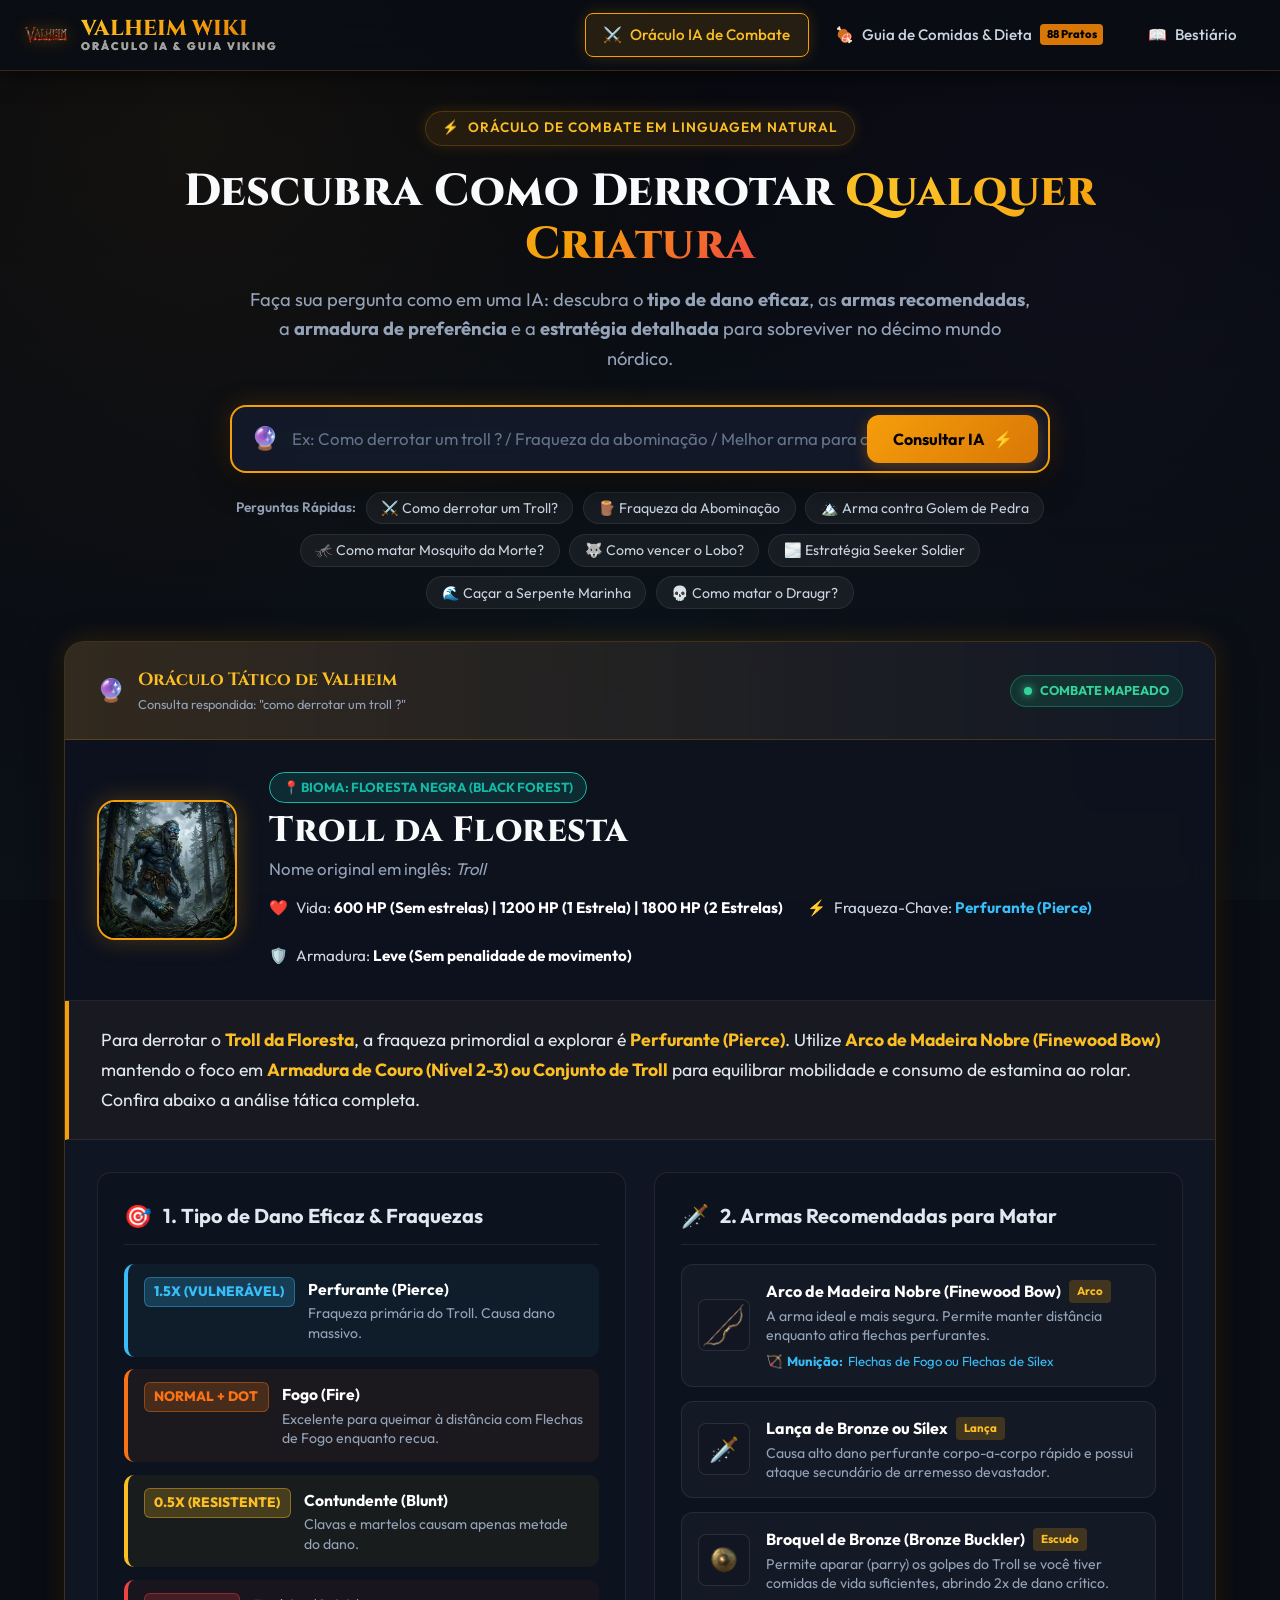
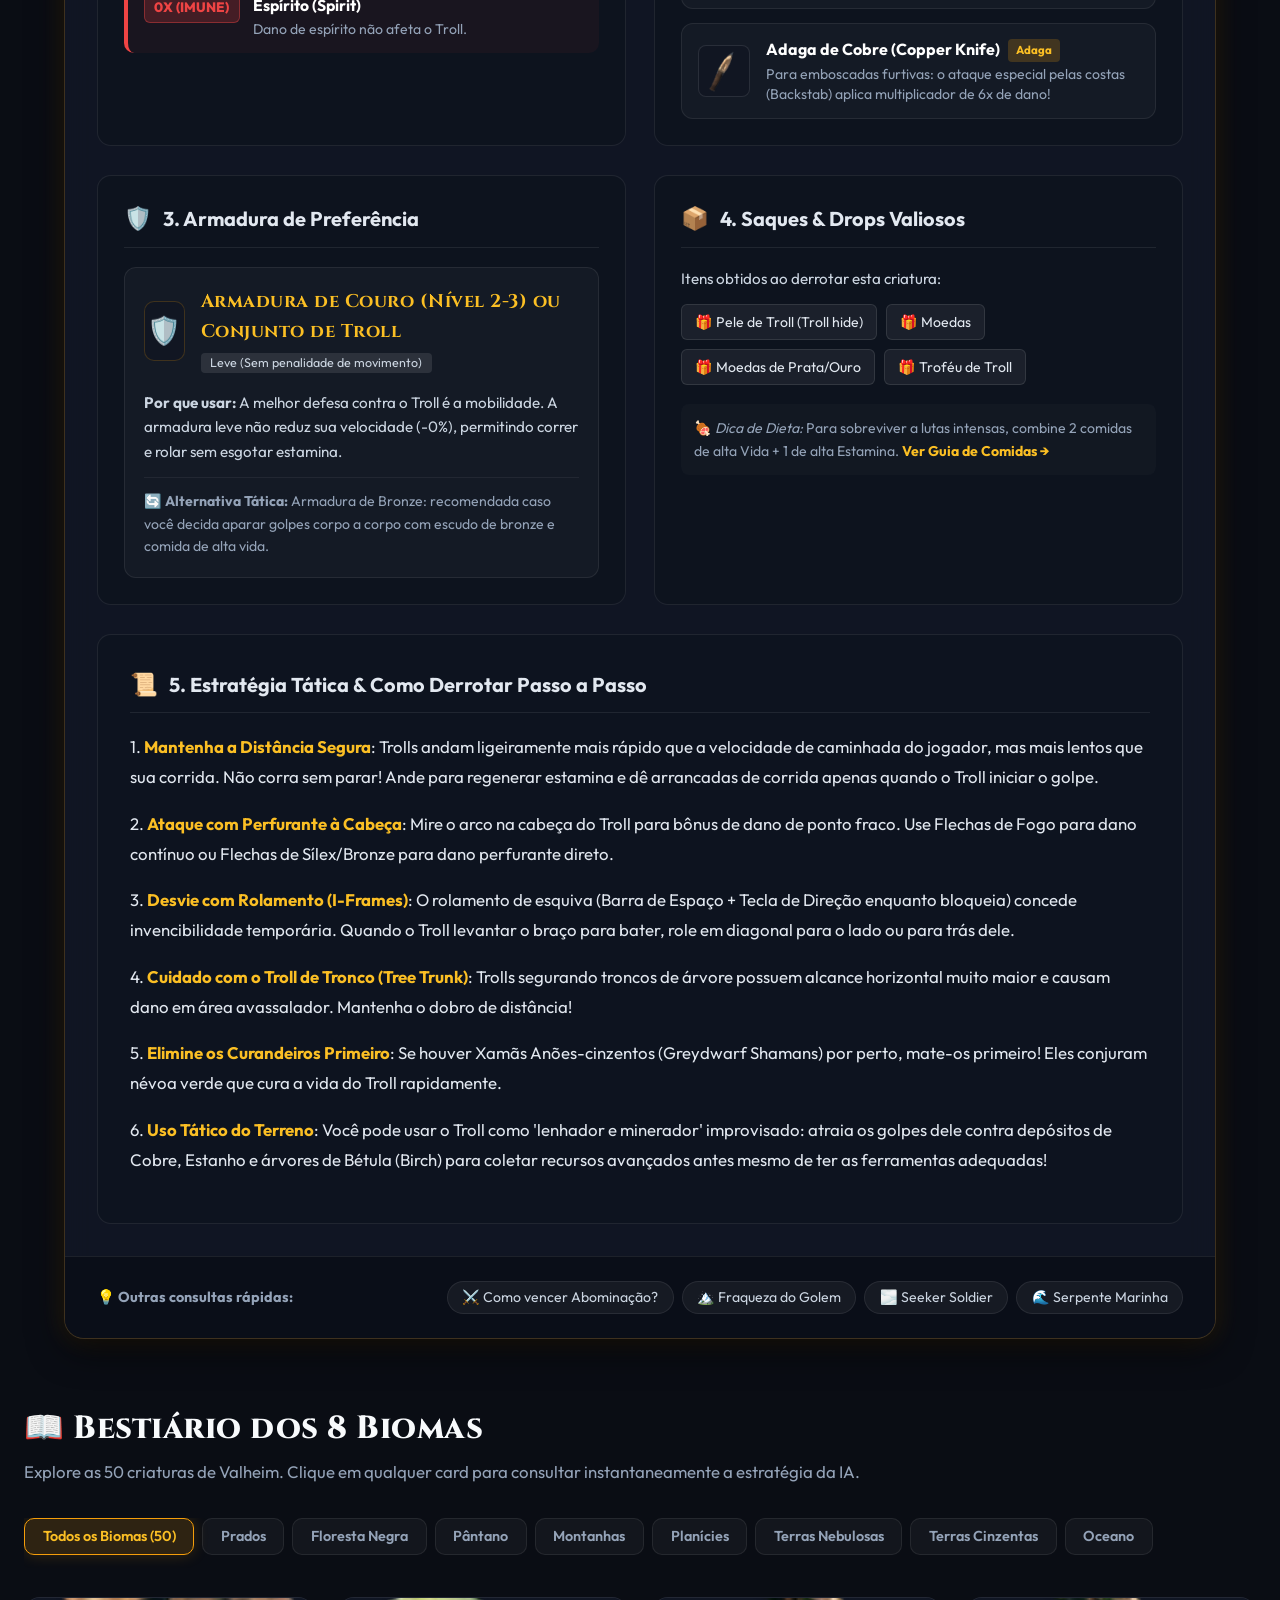
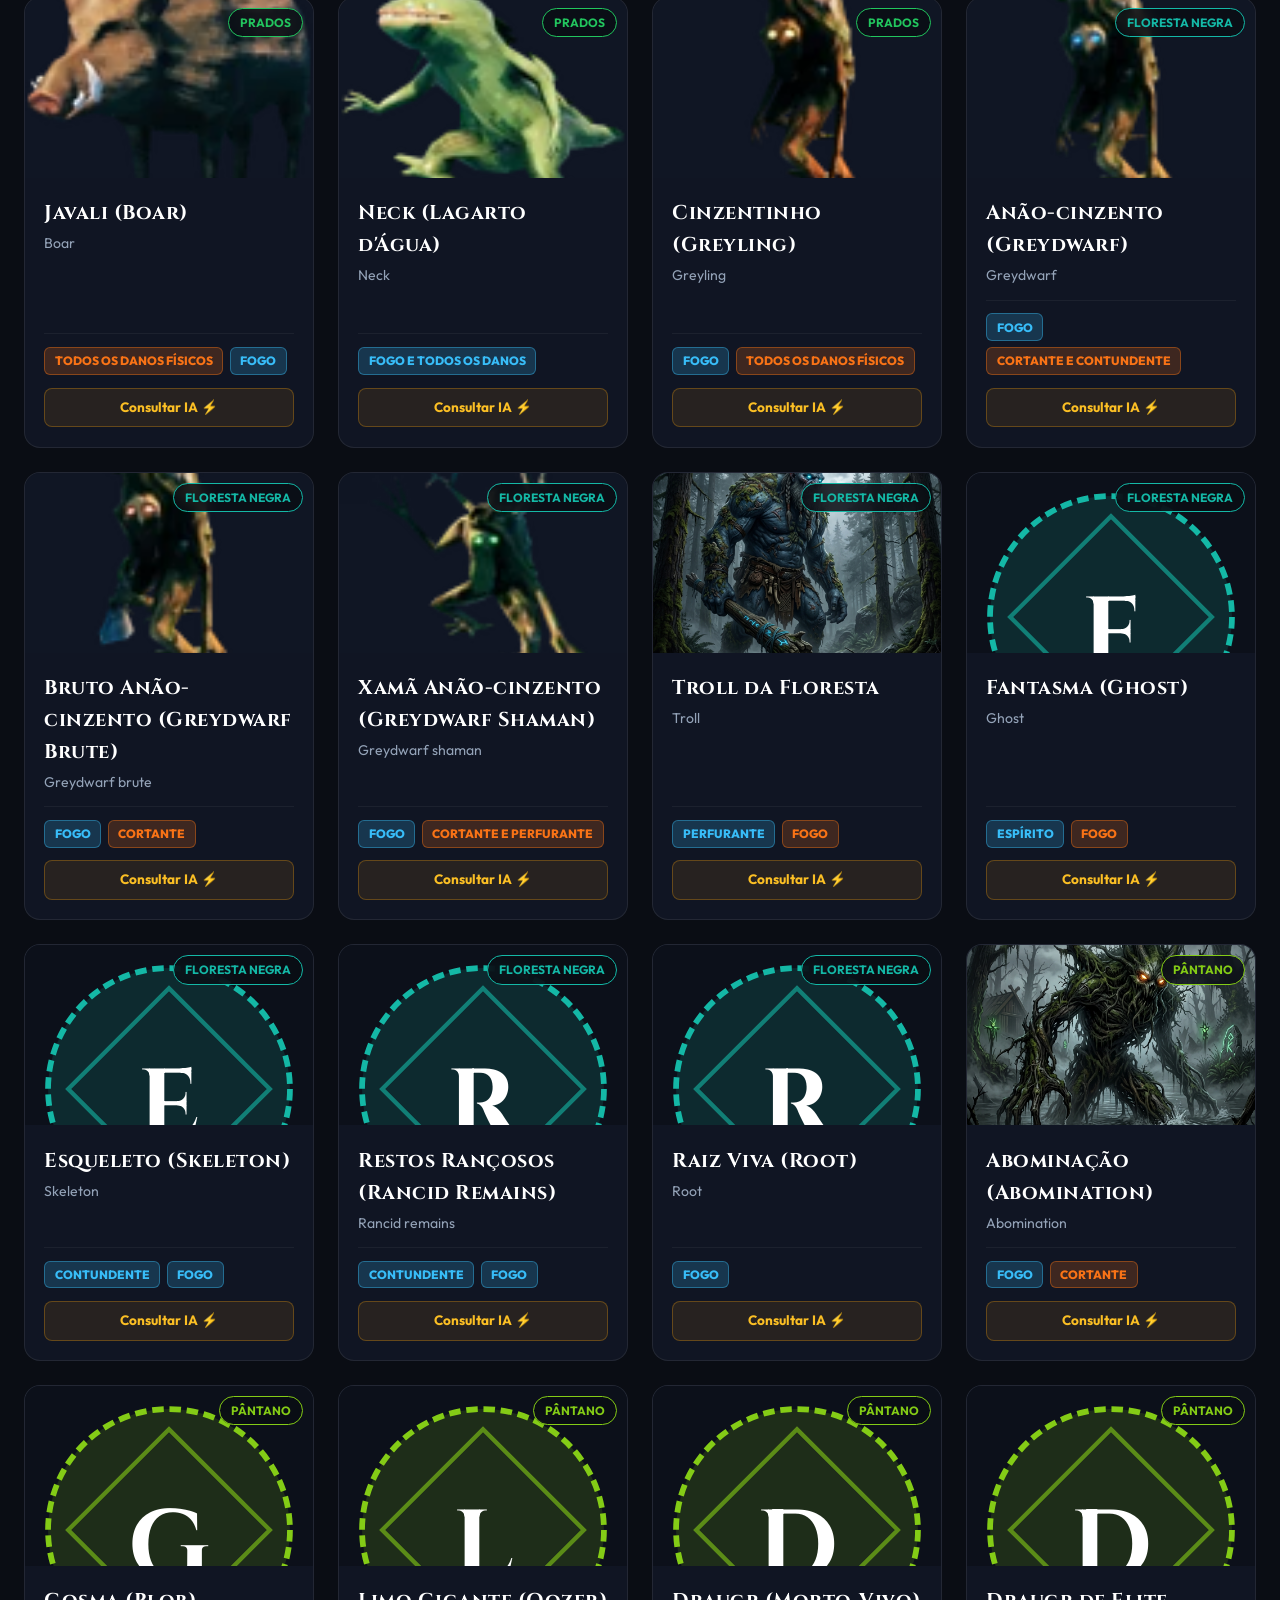
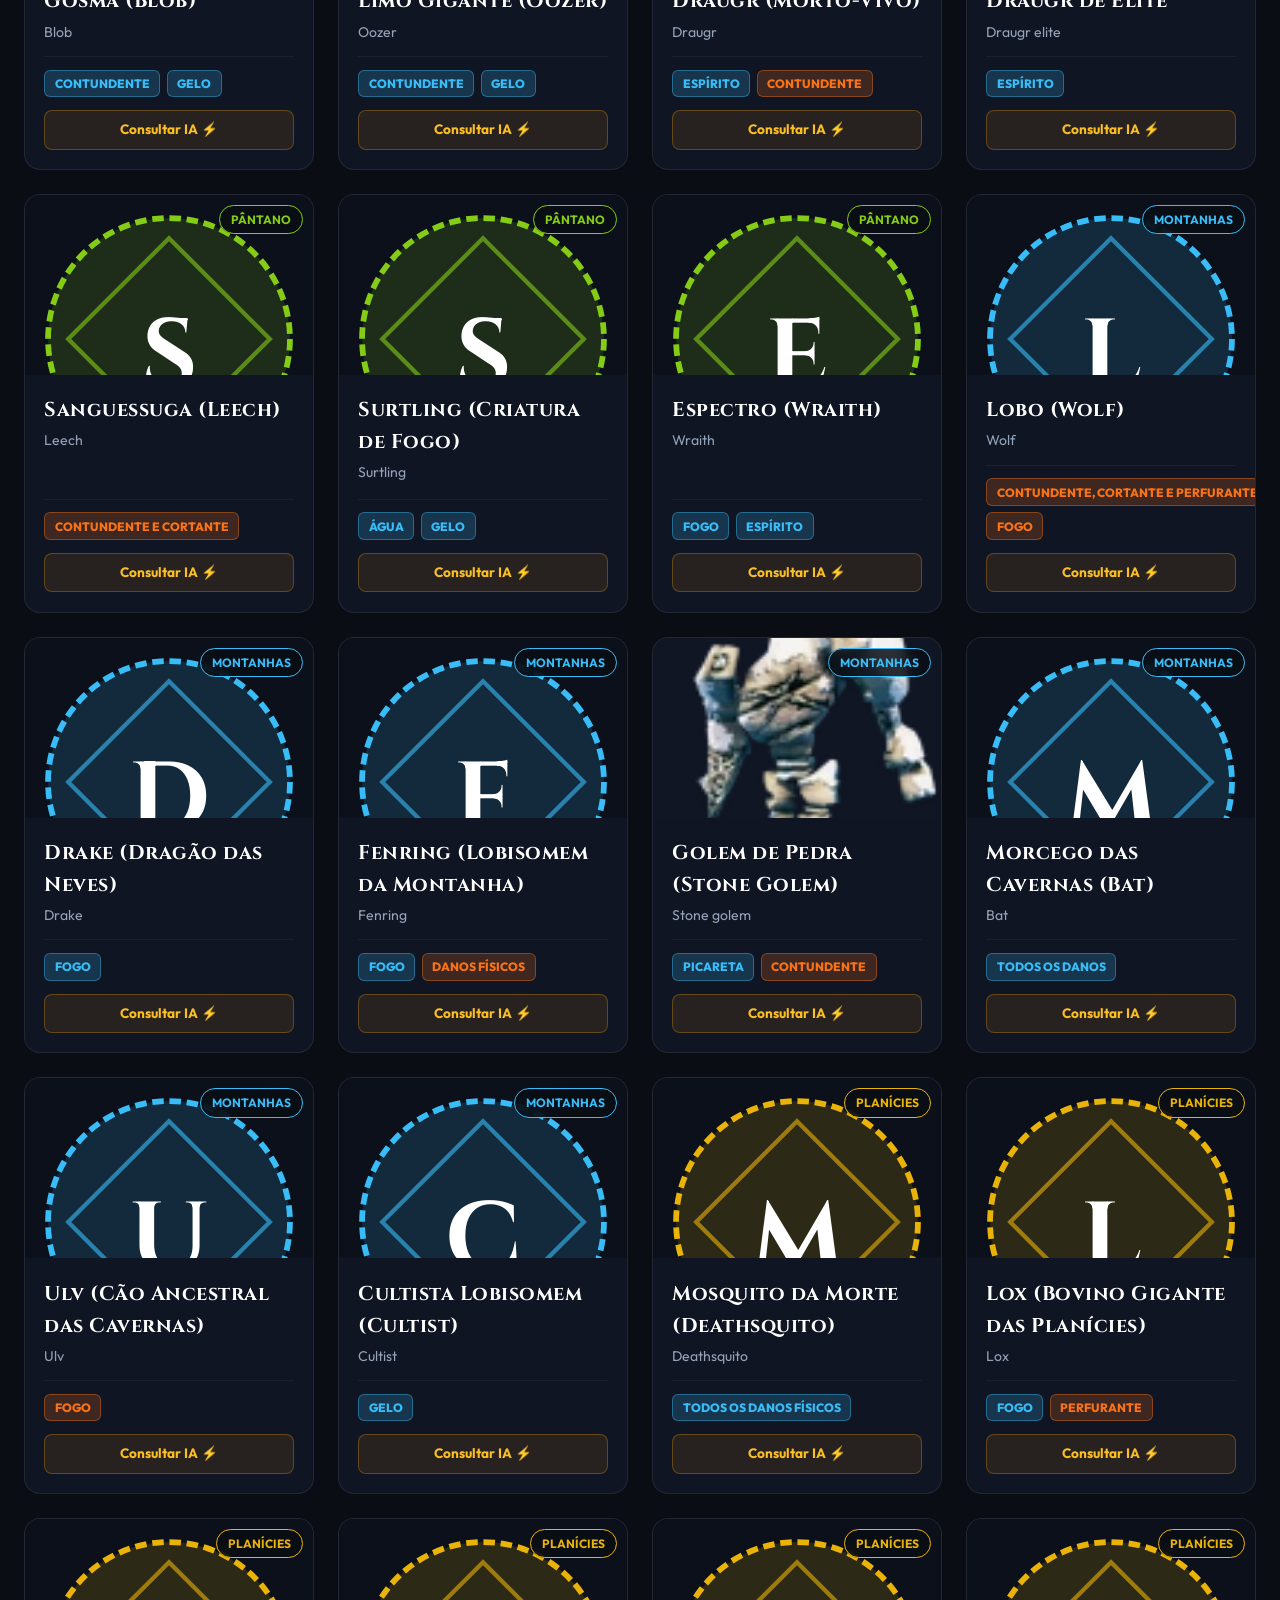
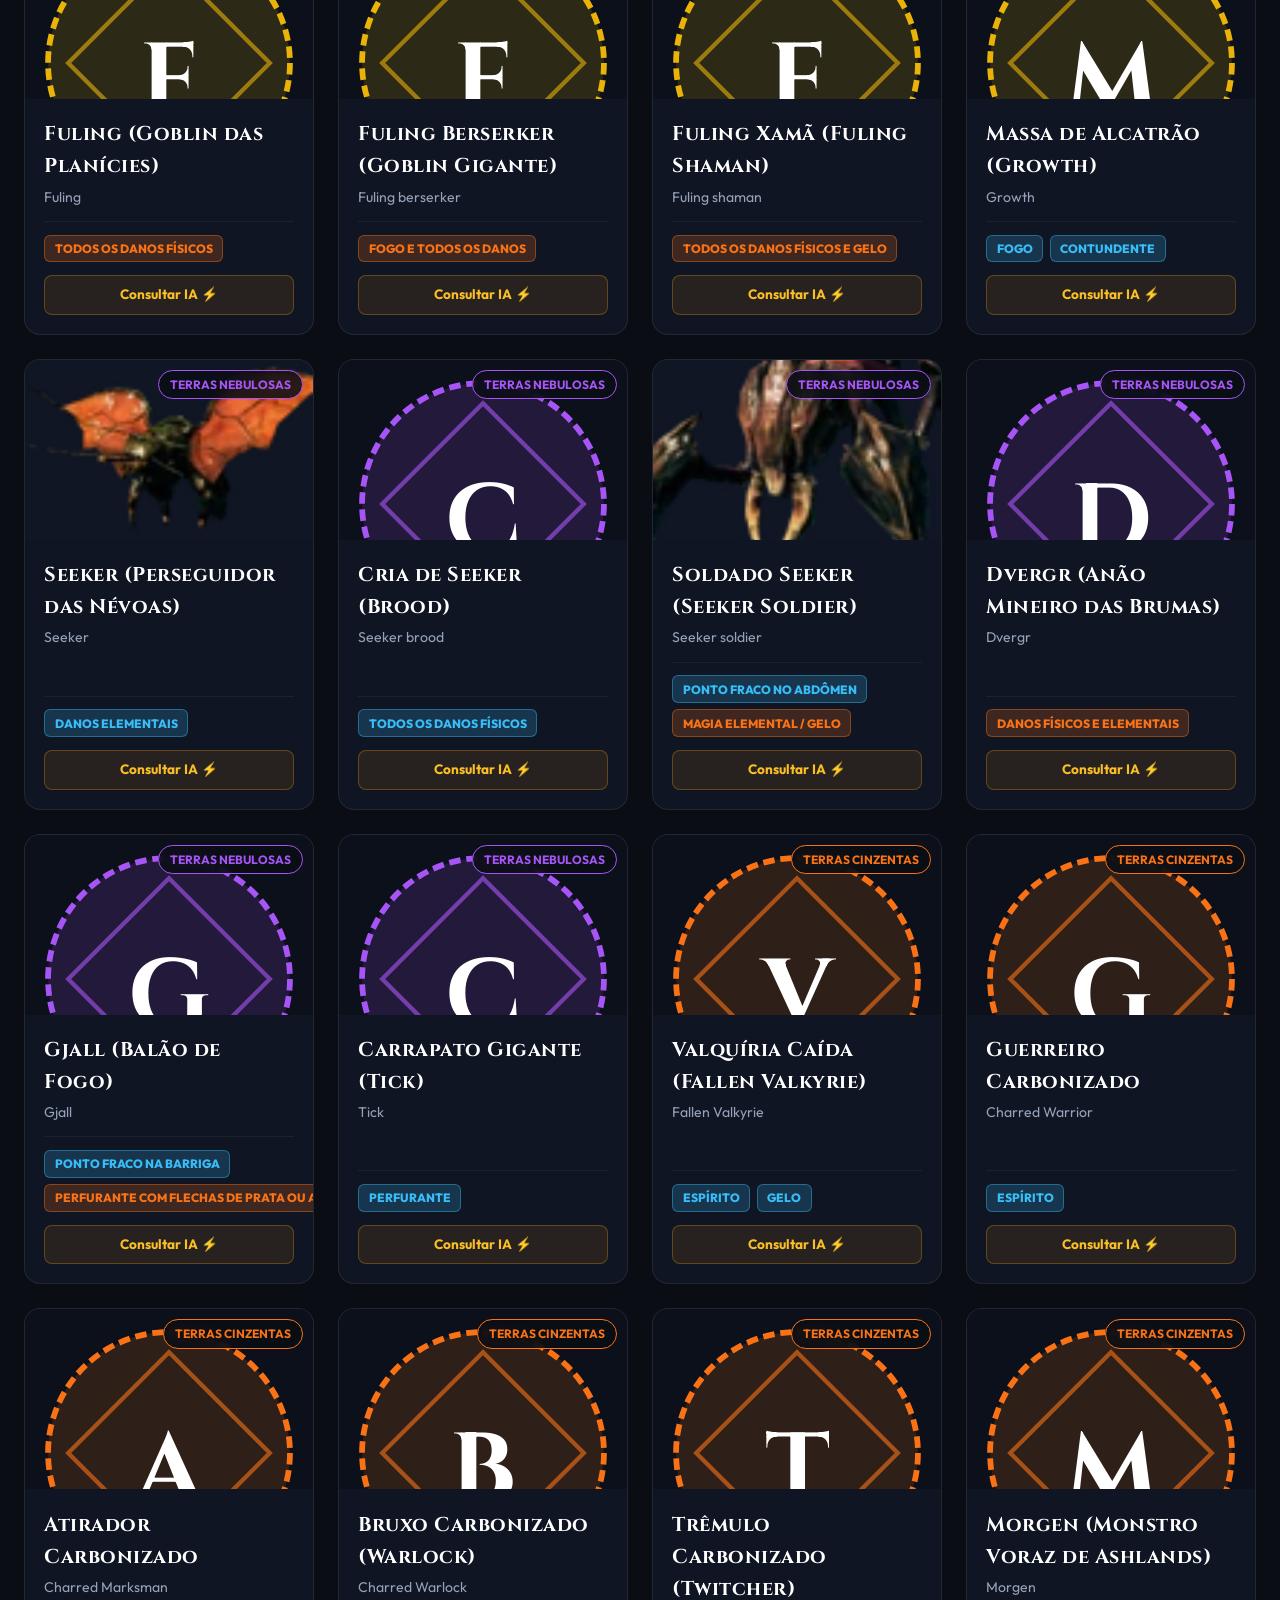
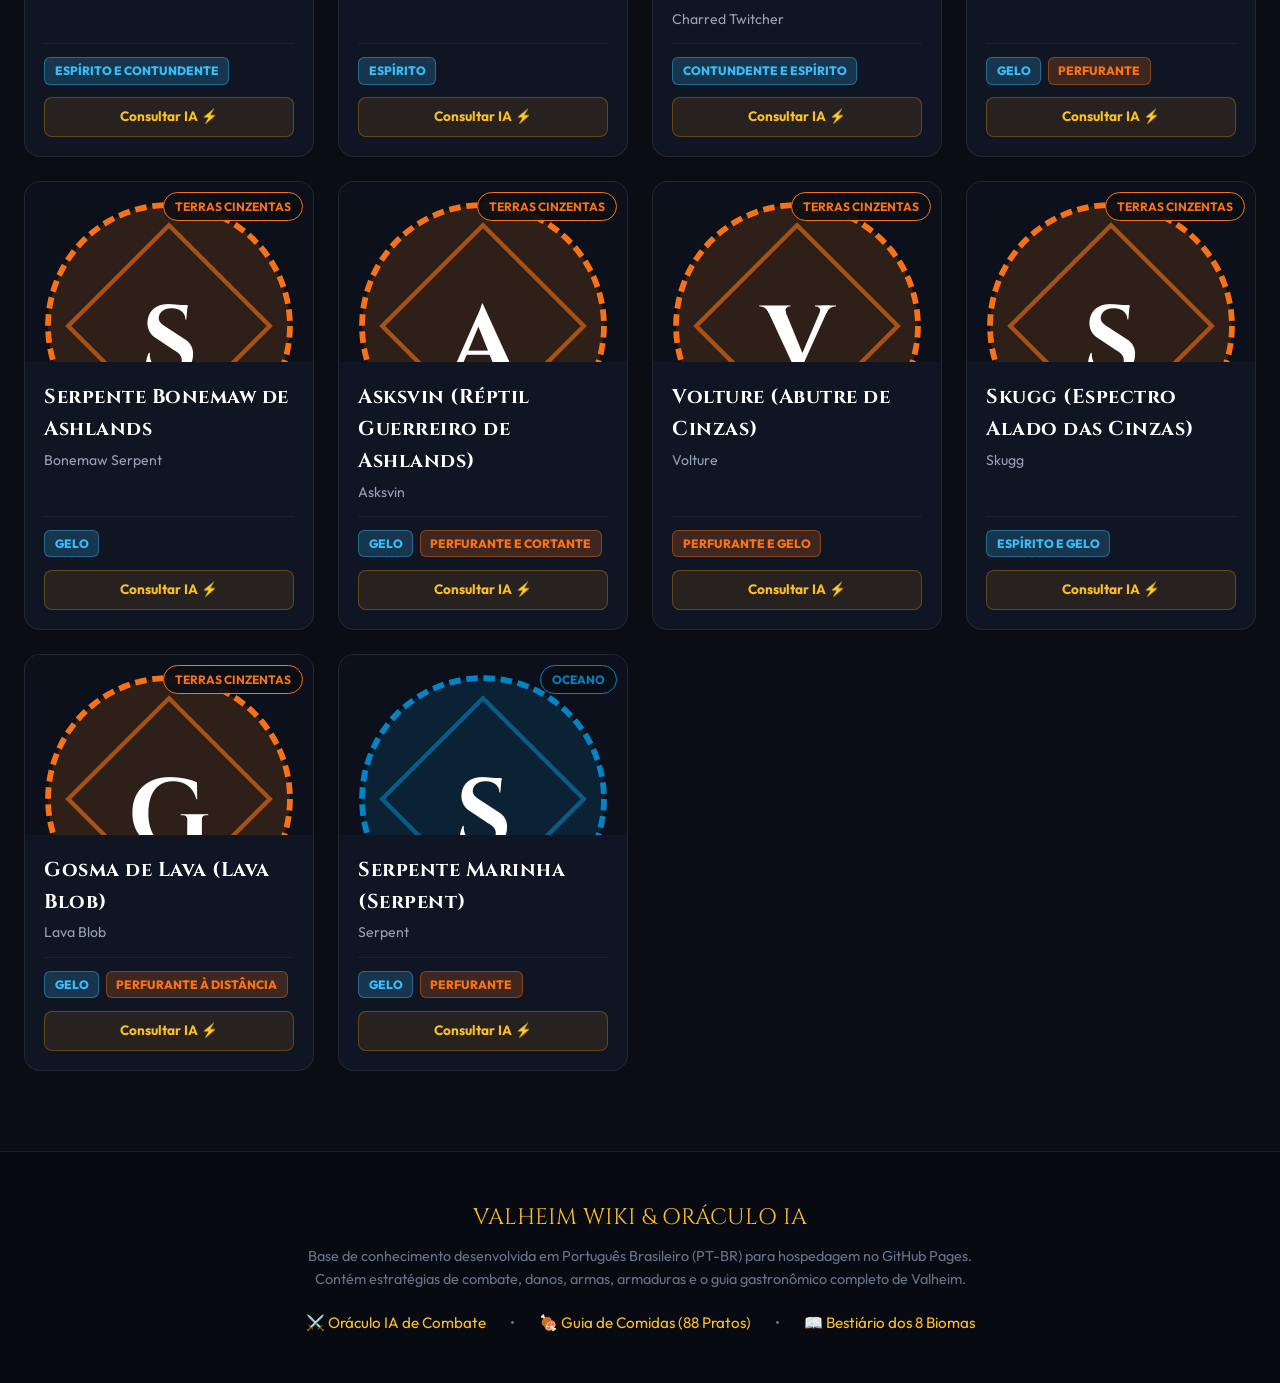
<file: index.html>
<!DOCTYPE html>
<html lang="pt-BR">
<head>
  <meta charset="UTF-8">
  <meta name="viewport" content="width=device-width, initial-scale=1.0">
  <title>Valheim Wiki & Oráculo IA | Consulta de Combate, Fraquezas e Estratégias</title>
  <meta name="description" content="Oráculo de inteligência artificial de Valheim em português brasileiro. Pesquise como derrotar qualquer monstro, fraquezas elementais, tipos de dano eficazes, armas recomendadas, armaduras ideais e estratégias passo a passo.">
  <link rel="icon" type="image/webp" href="assets/images/Site-logo.webp">
  <link rel="stylesheet" href="assets/css/style.css">
</head>
<body>

  <!-- ==========================================================================
       HEADER & NAVIGATION
       ========================================================================== -->
  <header class="site-header">
    <div class="nav-container">
      <a href="index.html" class="brand-link">
        <img src="assets/images/Site-logo.webp" alt="Valheim Logo" class="brand-logo-img" onerror="this.style.display='none'">
        <div class="brand-title">
          VALHEIM WIKI
          <span class="brand-sub">ORÁCULO IA & GUIA VIKING</span>
        </div>
      </a>

      <nav class="main-nav">
        <a href="index.html" class="nav-item active">
          <span>⚔️</span>
          <span>Oráculo IA de Combate</span>
        </a>
        <a href="comidas.html" class="nav-item">
          <span>🍖</span>
          <span>Guia de Comidas & Dieta</span>
          <span class="nav-badge">88 Pratos</span>
        </a>
        <a href="#bestiario" class="nav-item">
          <span>📖</span>
          <span>Bestiário</span>
        </a>
      </nav>
    </div>
  </header>

  <!-- ==========================================================================
       HERO & AI SEARCH PROMPT SECTION
       ========================================================================== -->
  <main>
    <section class="hero-section">
      <div class="hero-badge-pill">
        <span>⚡</span>
        <span>Oráculo de Combate em Linguagem Natural</span>
      </div>

      <h1 class="hero-title">
        Descubra Como Derrotar <span class="highlight">Qualquer Criatura</span>
      </h1>

      <p class="hero-desc">
        Faça sua pergunta como em uma IA: descubra o <strong>tipo de dano eficaz</strong>, 
        as <strong>armas recomendadas</strong>, a <strong>armadura de preferência</strong> e a 
        <strong>estratégia detalhada</strong> para sobreviver no décimo mundo nórdico.
      </p>

      <!-- AI Prompt Bar -->
      <div class="ai-prompt-wrapper">
        <div class="ai-prompt-box">
          <div class="ai-prompt-icon">🔮</div>
          <input 
            type="text" 
            id="ai-prompt-input" 
            class="ai-input" 
            placeholder="Ex: Como derrotar um troll ? / Fraqueza da abominação / Melhor arma para o golem..."
            autocomplete="off"
            aria-label="Pergunta para o Oráculo de IA"
          >
          <button id="ai-submit-btn" class="ai-submit-btn" type="button">
            <span>Consultar IA</span>
            <span>⚡</span>
          </button>
        </div>

        <!-- Quick Prompt Chips -->
        <div class="prompt-chips-wrapper">
          <span class="chip-label">Perguntas Rápidas:</span>
          <button class="prompt-chip" type="button">⚔️ Como derrotar um Troll?</button>
          <button class="prompt-chip" type="button">🪵 Fraqueza da Abominação</button>
          <button class="prompt-chip" type="button">🏔️ Arma contra Golem de Pedra</button>
          <button class="prompt-chip" type="button">🦟 Como matar Mosquito da Morte?</button>
          <button class="prompt-chip" type="button">🐺 Como vencer o Lobo?</button>
          <button class="prompt-chip" type="button">🌫️ Estratégia Seeker Soldier</button>
          <button class="prompt-chip" type="button">🌊 Caçar a Serpente Marinha</button>
          <button class="prompt-chip" type="button">💀 Como matar o Draugr?</button>
        </div>
      </div>
    </section>

    <!-- ==========================================================================
         AI RESPONSE VIEW CONTAINER
         ========================================================================== -->
    <section id="ai-response-area" class="ai-response-container" aria-live="polite">
      <!-- AI Answer will be rendered here dynamically via ai-assistant.js -->
    </section>

    <!-- ==========================================================================
         BESTIÁRIO COMPLETO (EXPLORADOR POR BIOMA)
         ========================================================================== -->
    <section id="bestiario" class="bestiary-section">
      <div class="section-header-row">
        <div>
          <h2 class="section-title">📖 Bestiário dos 8 Biomas</h2>
          <p class="section-desc">
            Explore as 50 criaturas de Valheim. Clique em qualquer card para consultar instantaneamente a estratégia da IA.
          </p>
        </div>
      </div>

      <!-- Biome Tabs -->
      <div id="biome-filter-tabs" class="biome-filter-bar">
        <!-- Rendered by JavaScript -->
      </div>

      <!-- Creatures Grid -->
      <div id="bestiary-grid" class="creatures-grid">
        <!-- Rendered by JavaScript -->
      </div>
    </section>
  </main>

  <!-- ==========================================================================
       SITE FOOTER
       ========================================================================== -->
  <footer class="site-footer">
    <div class="footer-container">
      <div class="footer-brand">VALHEIM WIKI & ORÁCULO IA</div>
      <p class="footer-text">
        Base de conhecimento desenvolvida em Português Brasileiro (PT-BR) para hospedagem no GitHub Pages.<br>
        Contém estratégias de combate, danos, armas, armaduras e o guia gastronômico completo de Valheim.
      </p>
      <div class="footer-nav-links">
        <a href="index.html">⚔️ Oráculo IA de Combate</a>
        <span class="footer-dot">•</span>
        <a href="comidas.html">🍖 Guia de Comidas (88 Pratos)</a>
        <span class="footer-dot">•</span>
        <a href="#bestiario">📖 Bestiário dos 8 Biomas</a>
      </div>
    </div>
  </footer>

  <!-- Scripts -->
  <script src="assets/js/ai-assistant.js"></script>
</body>
</html>
</file>
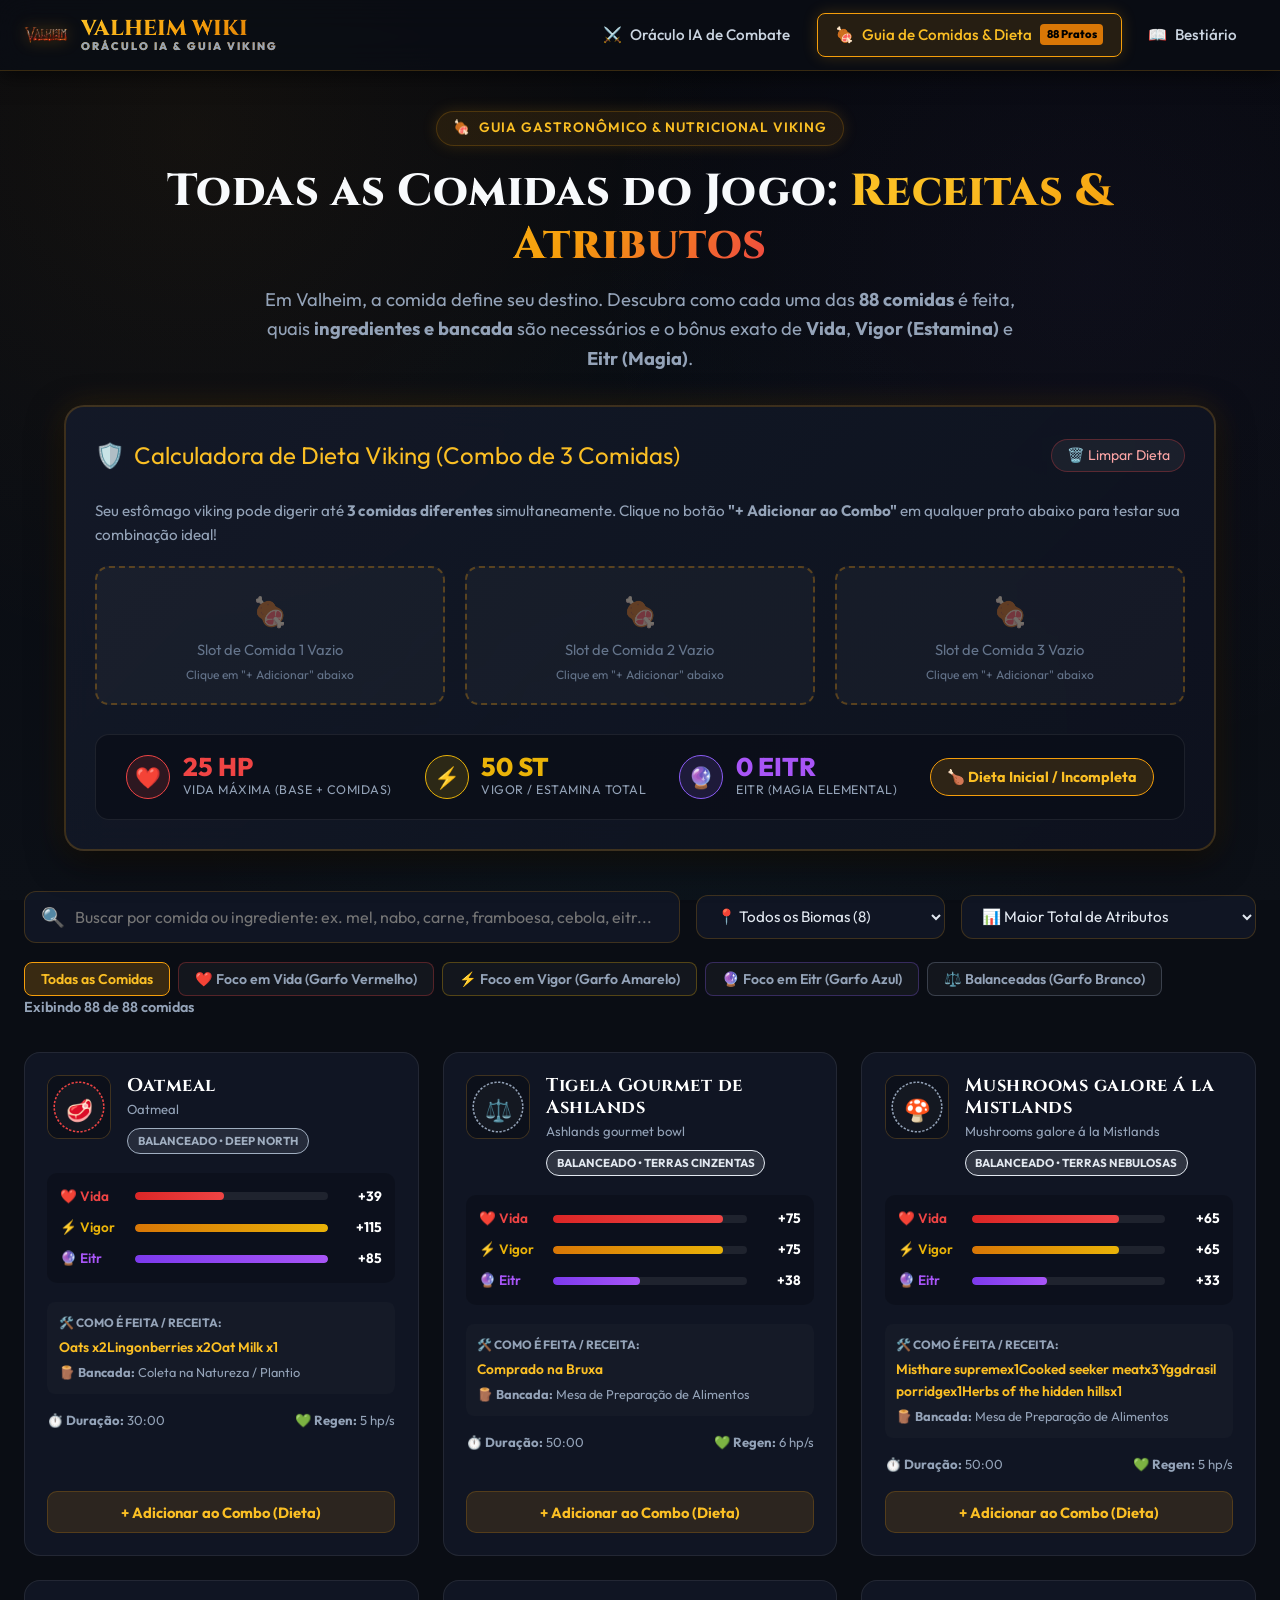
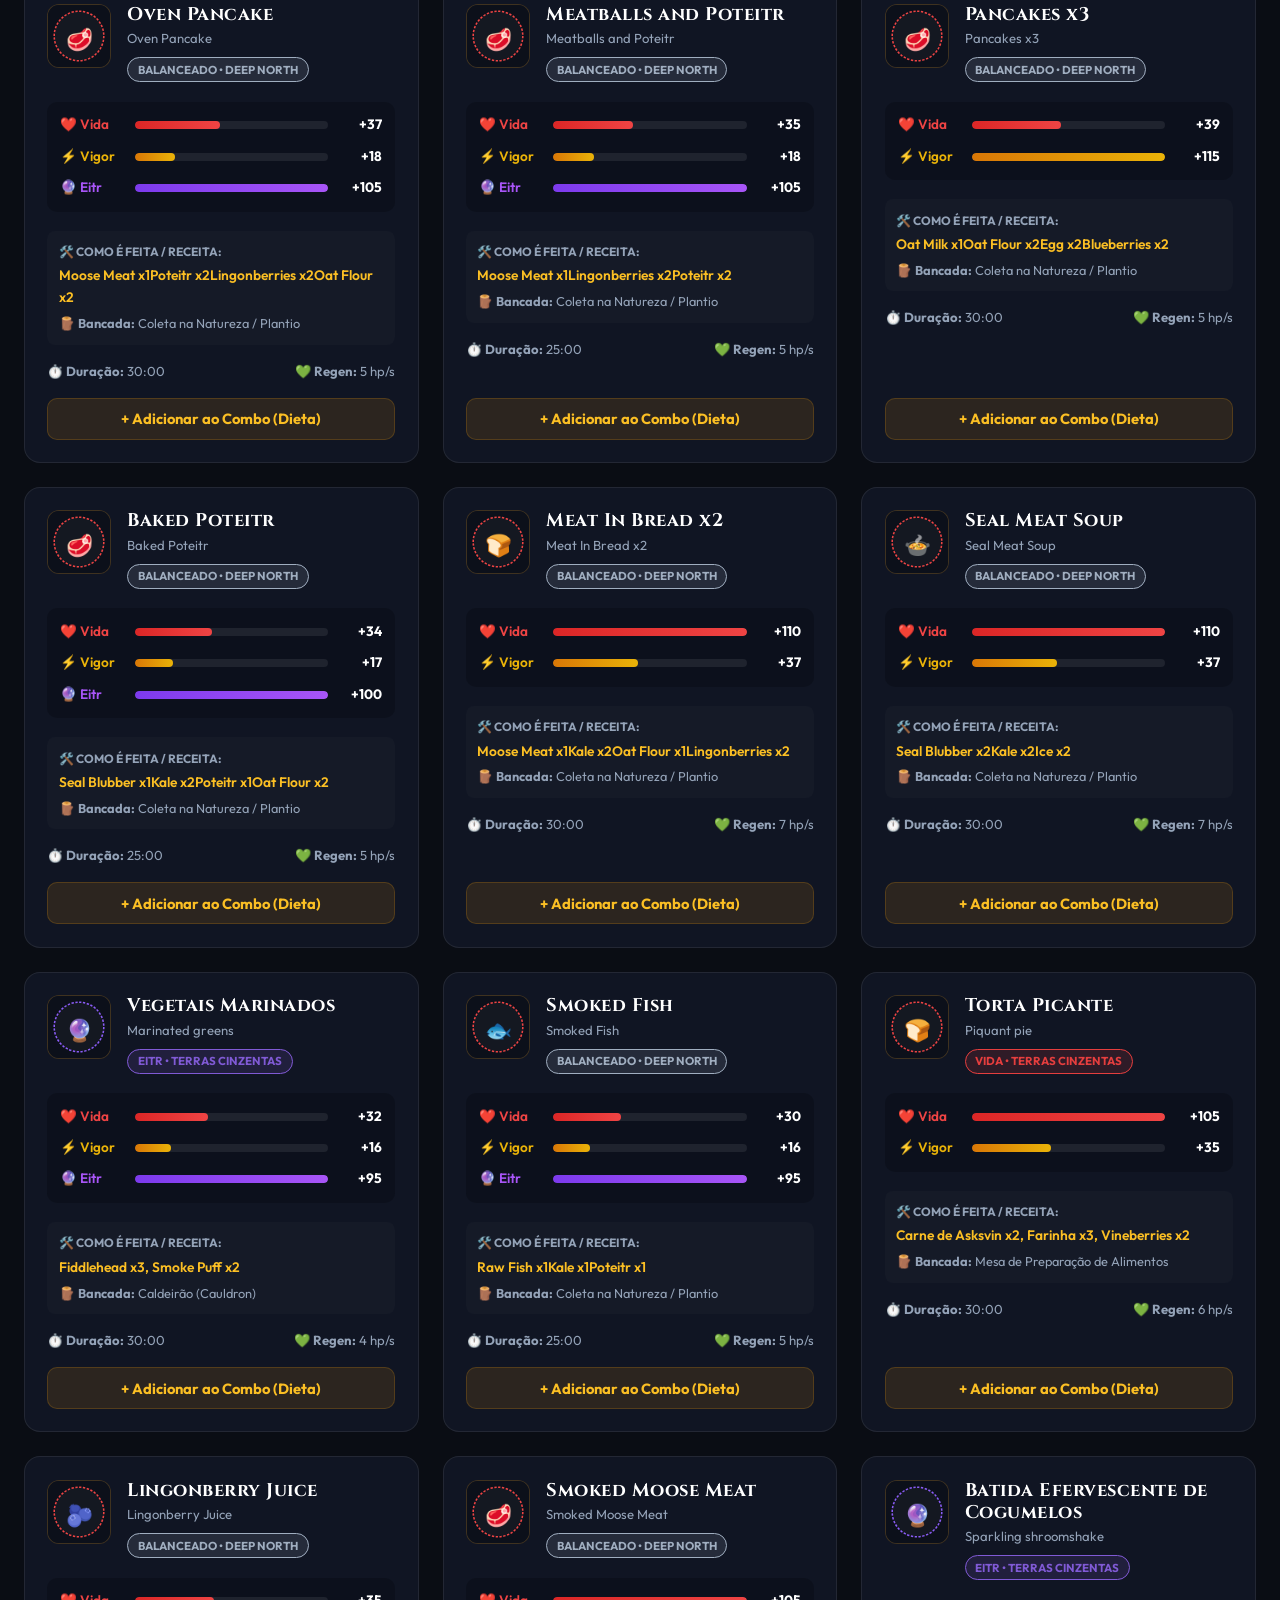
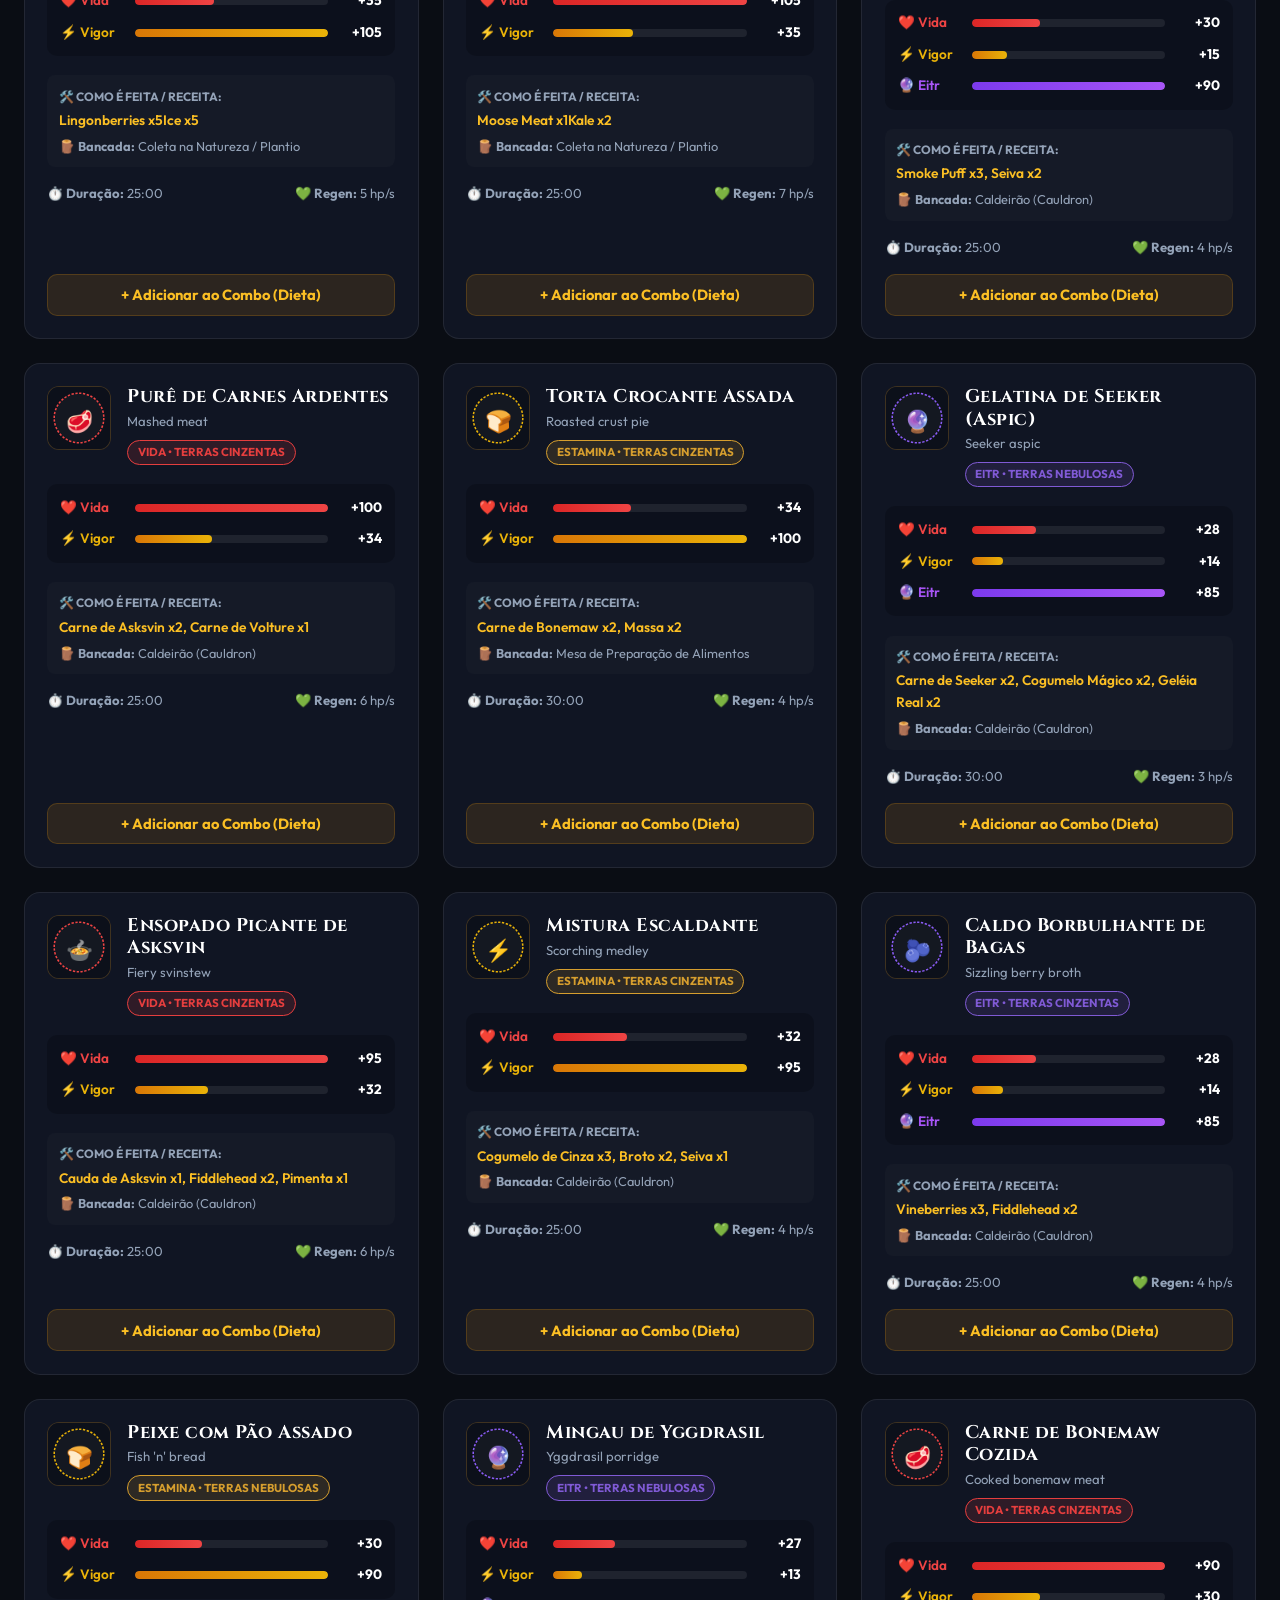
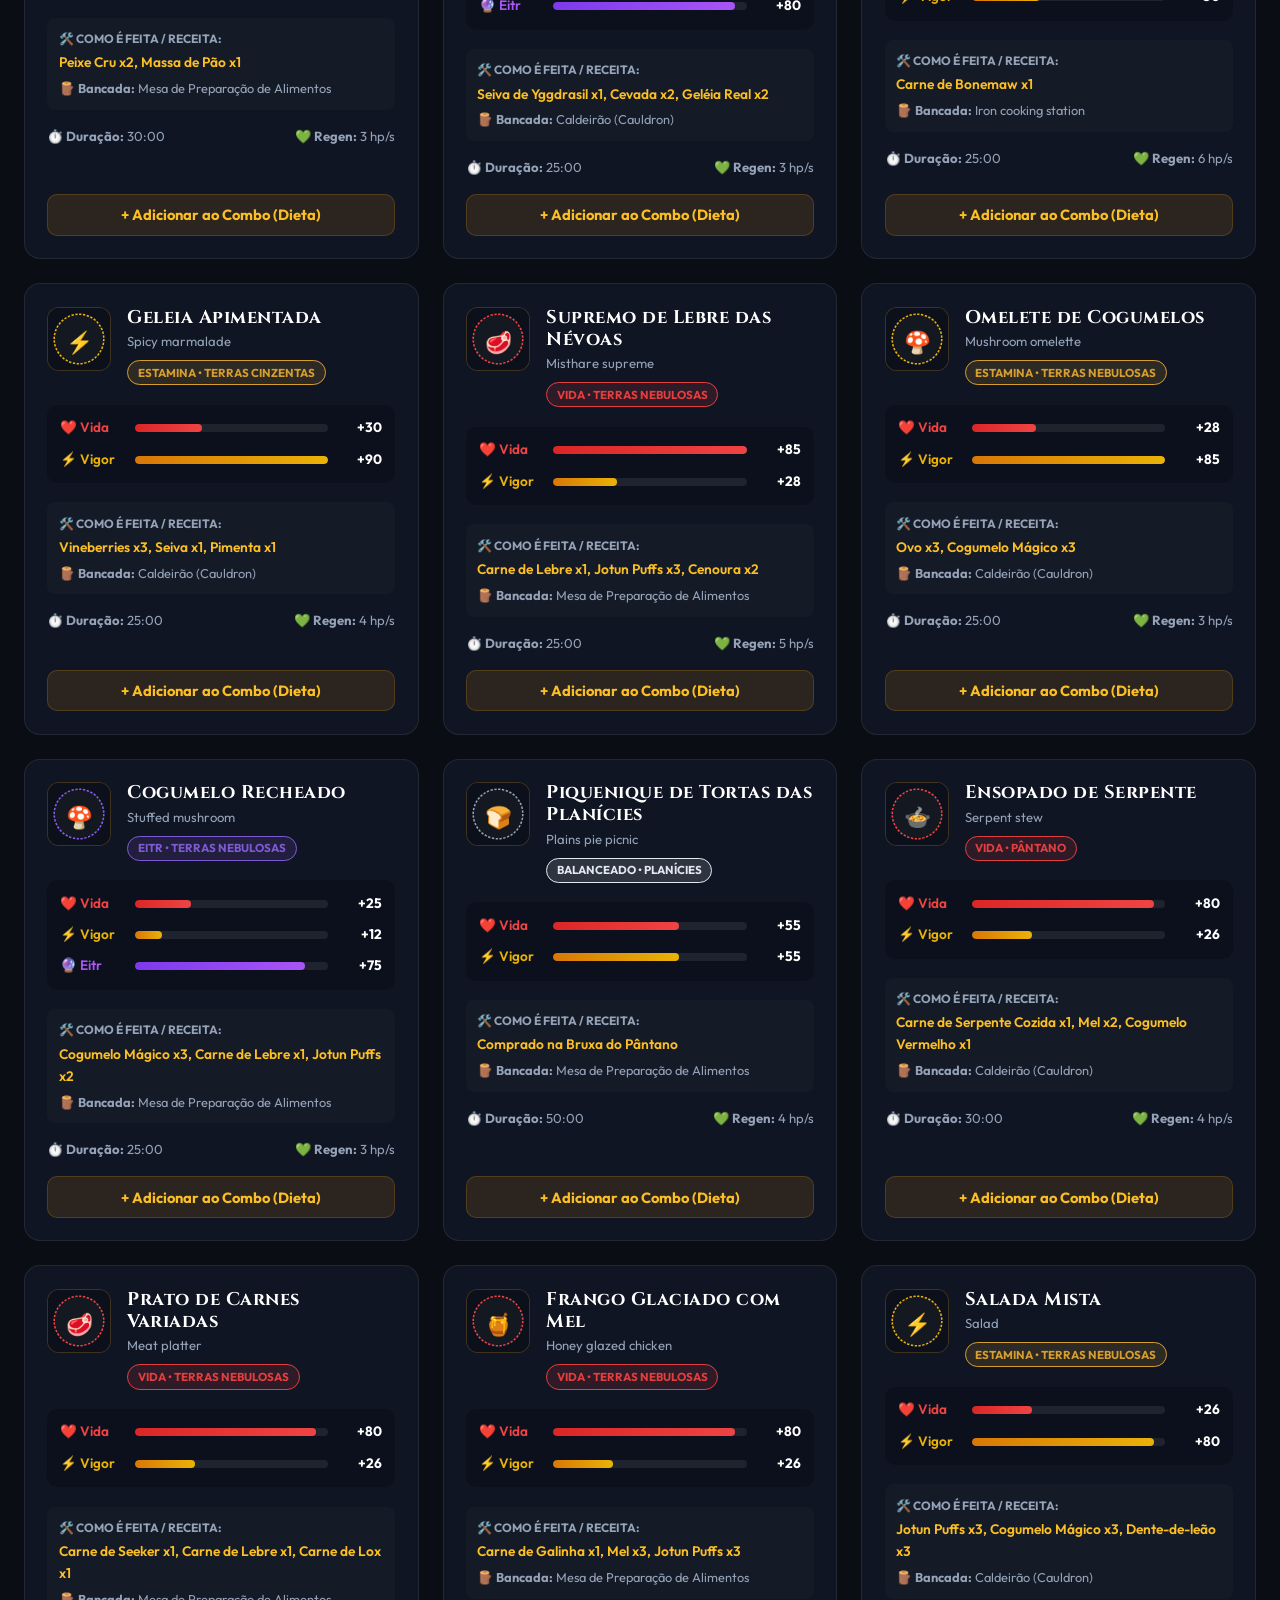
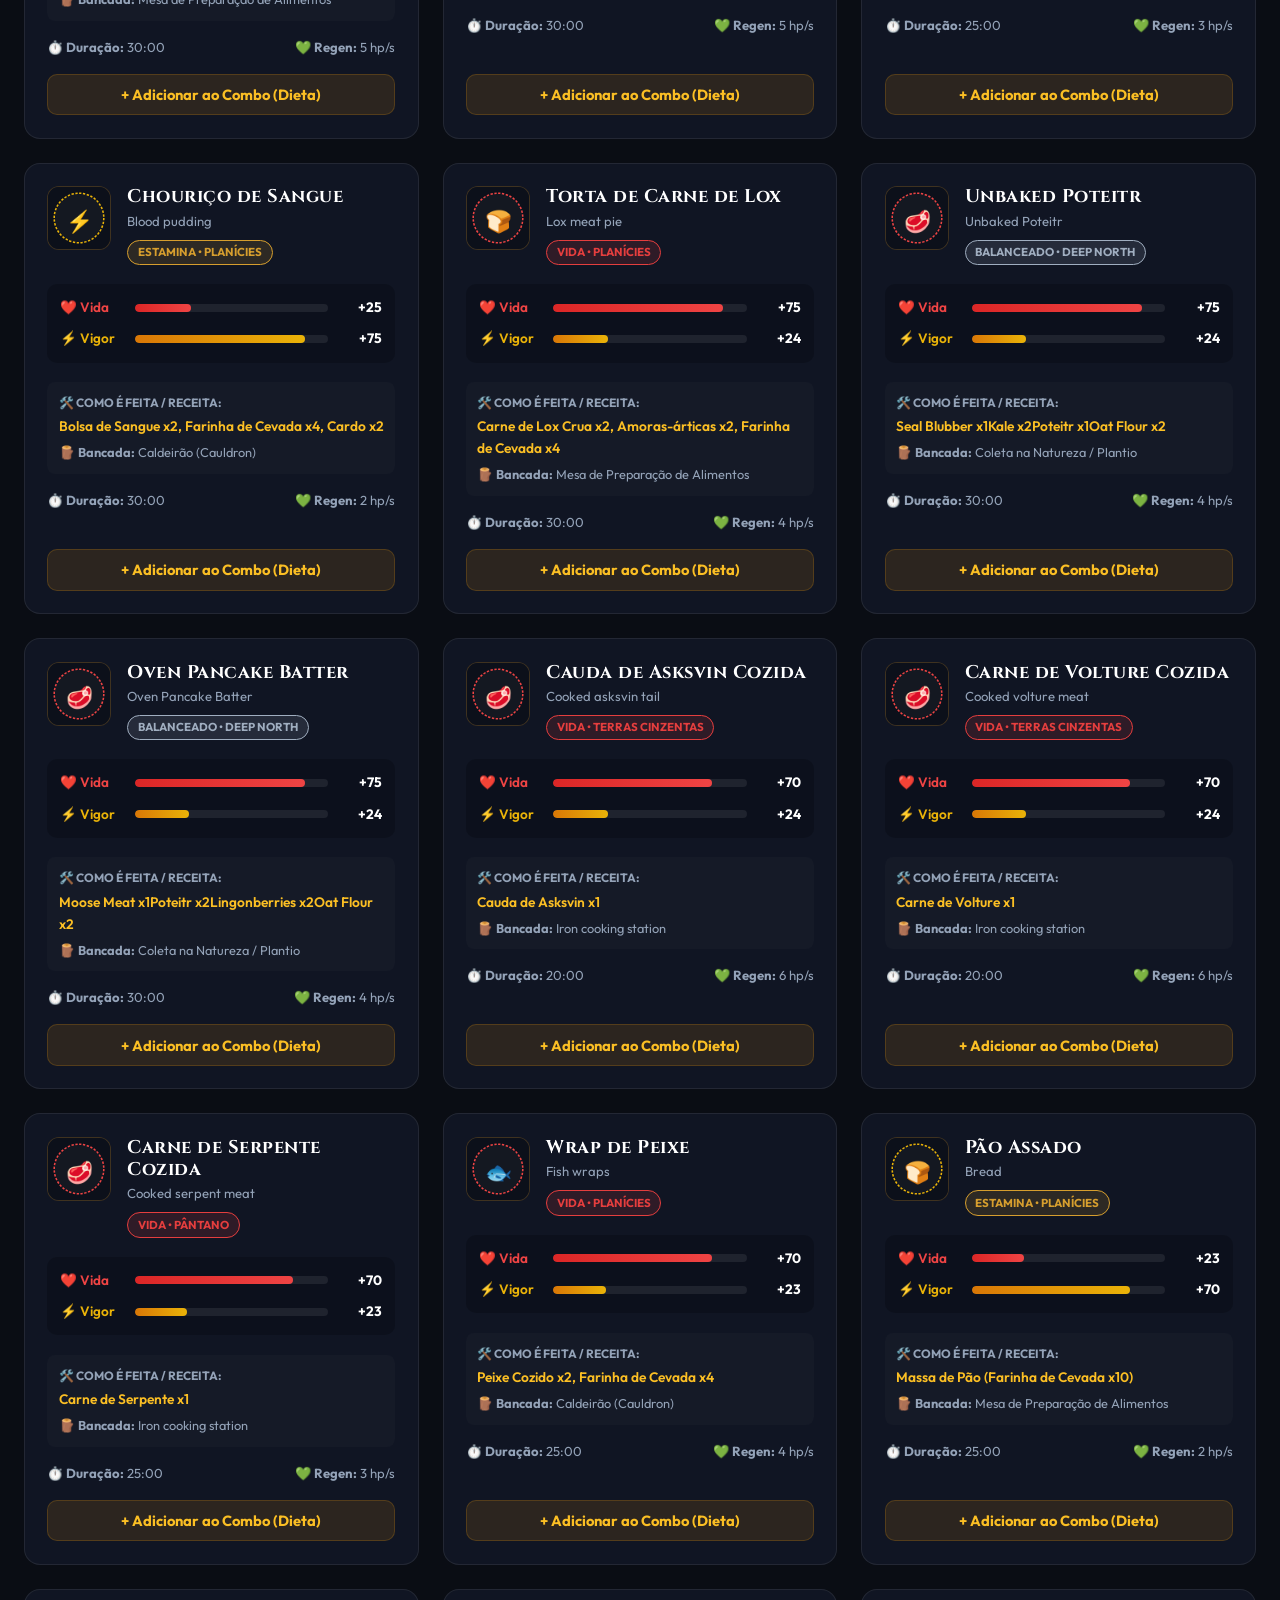
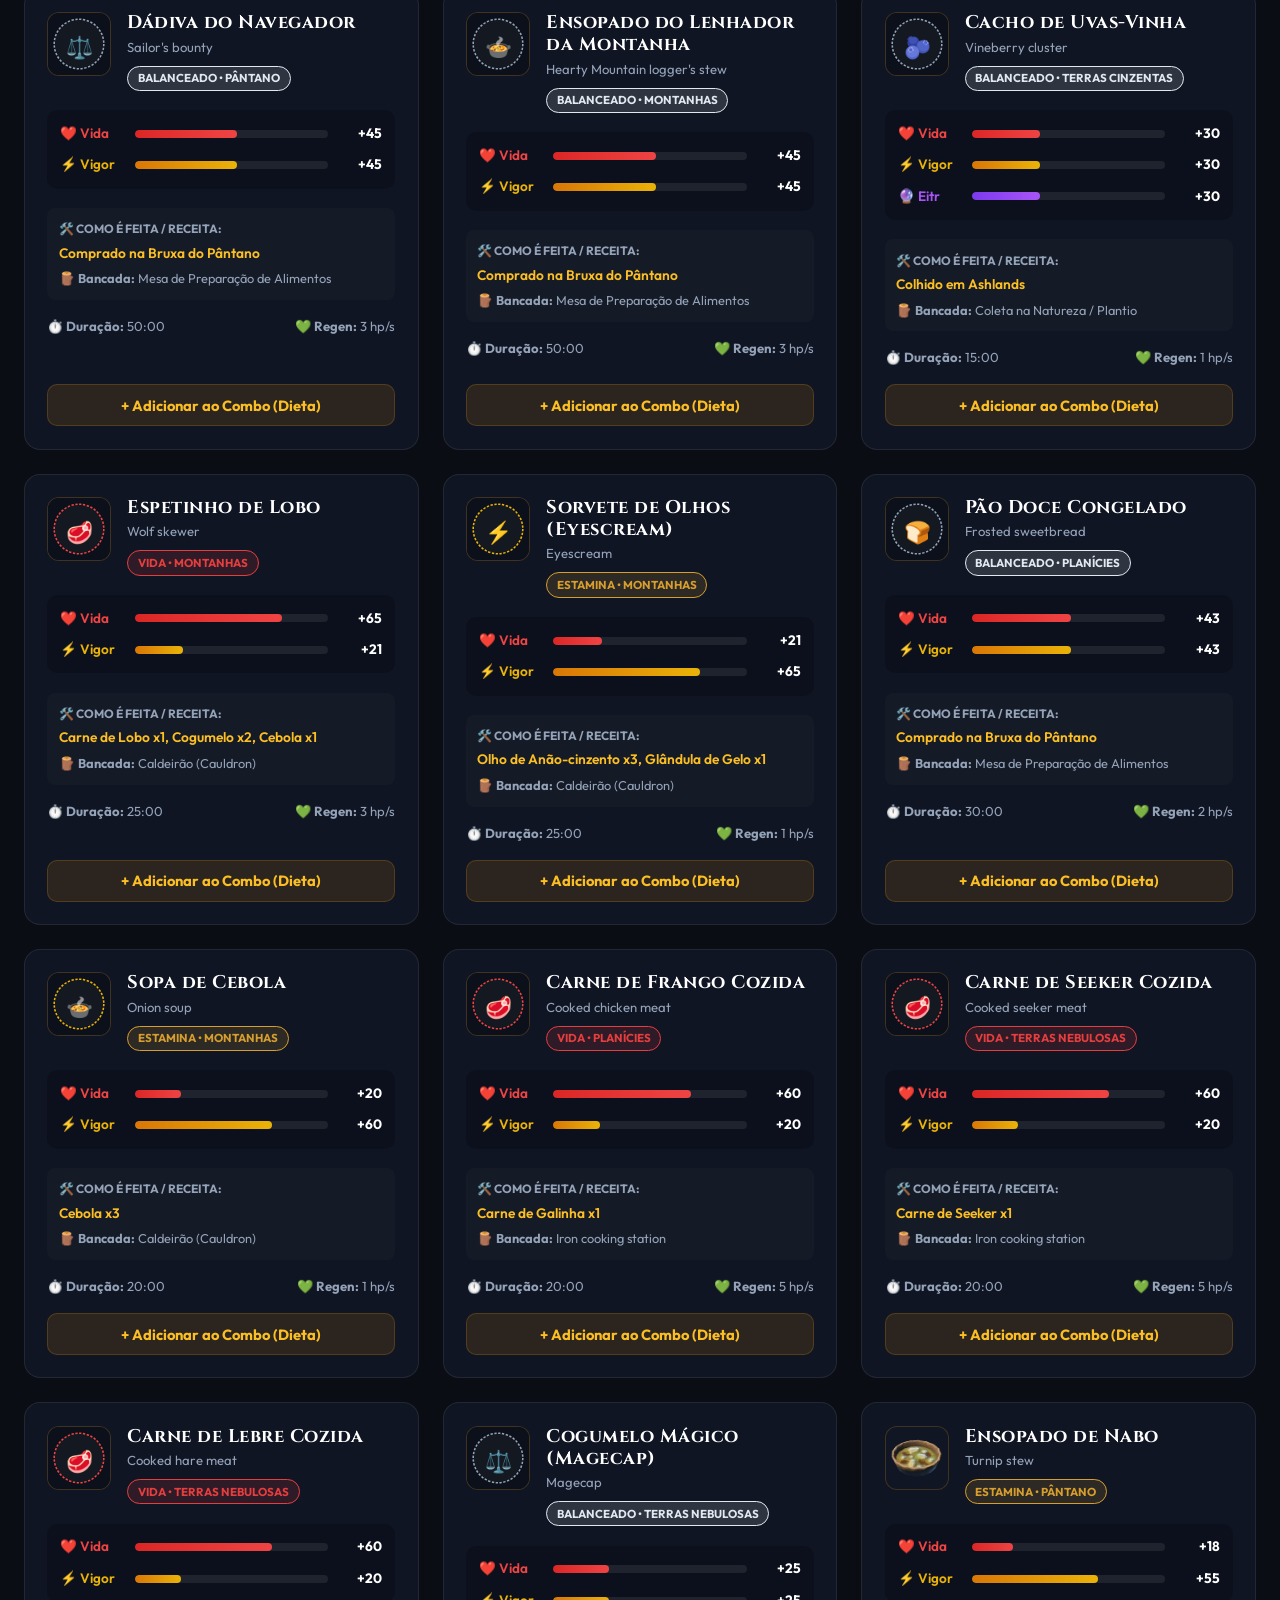
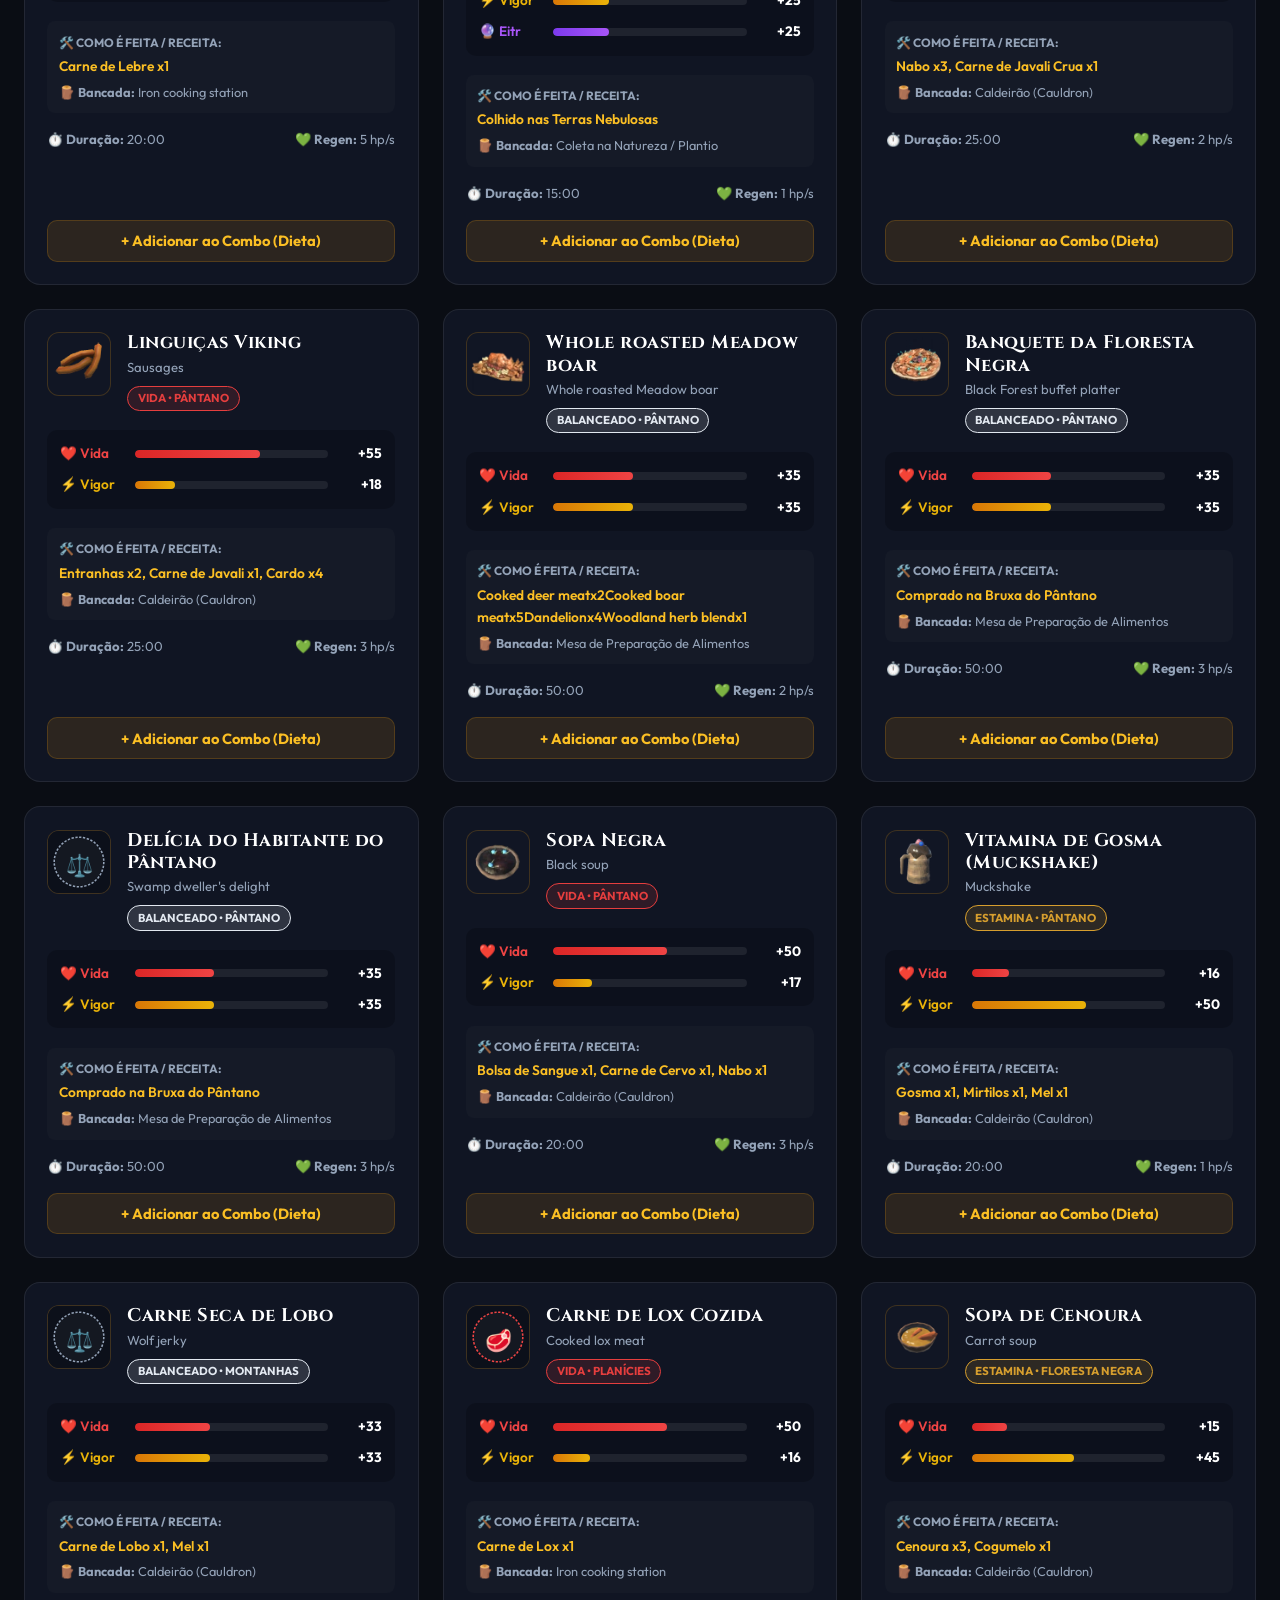
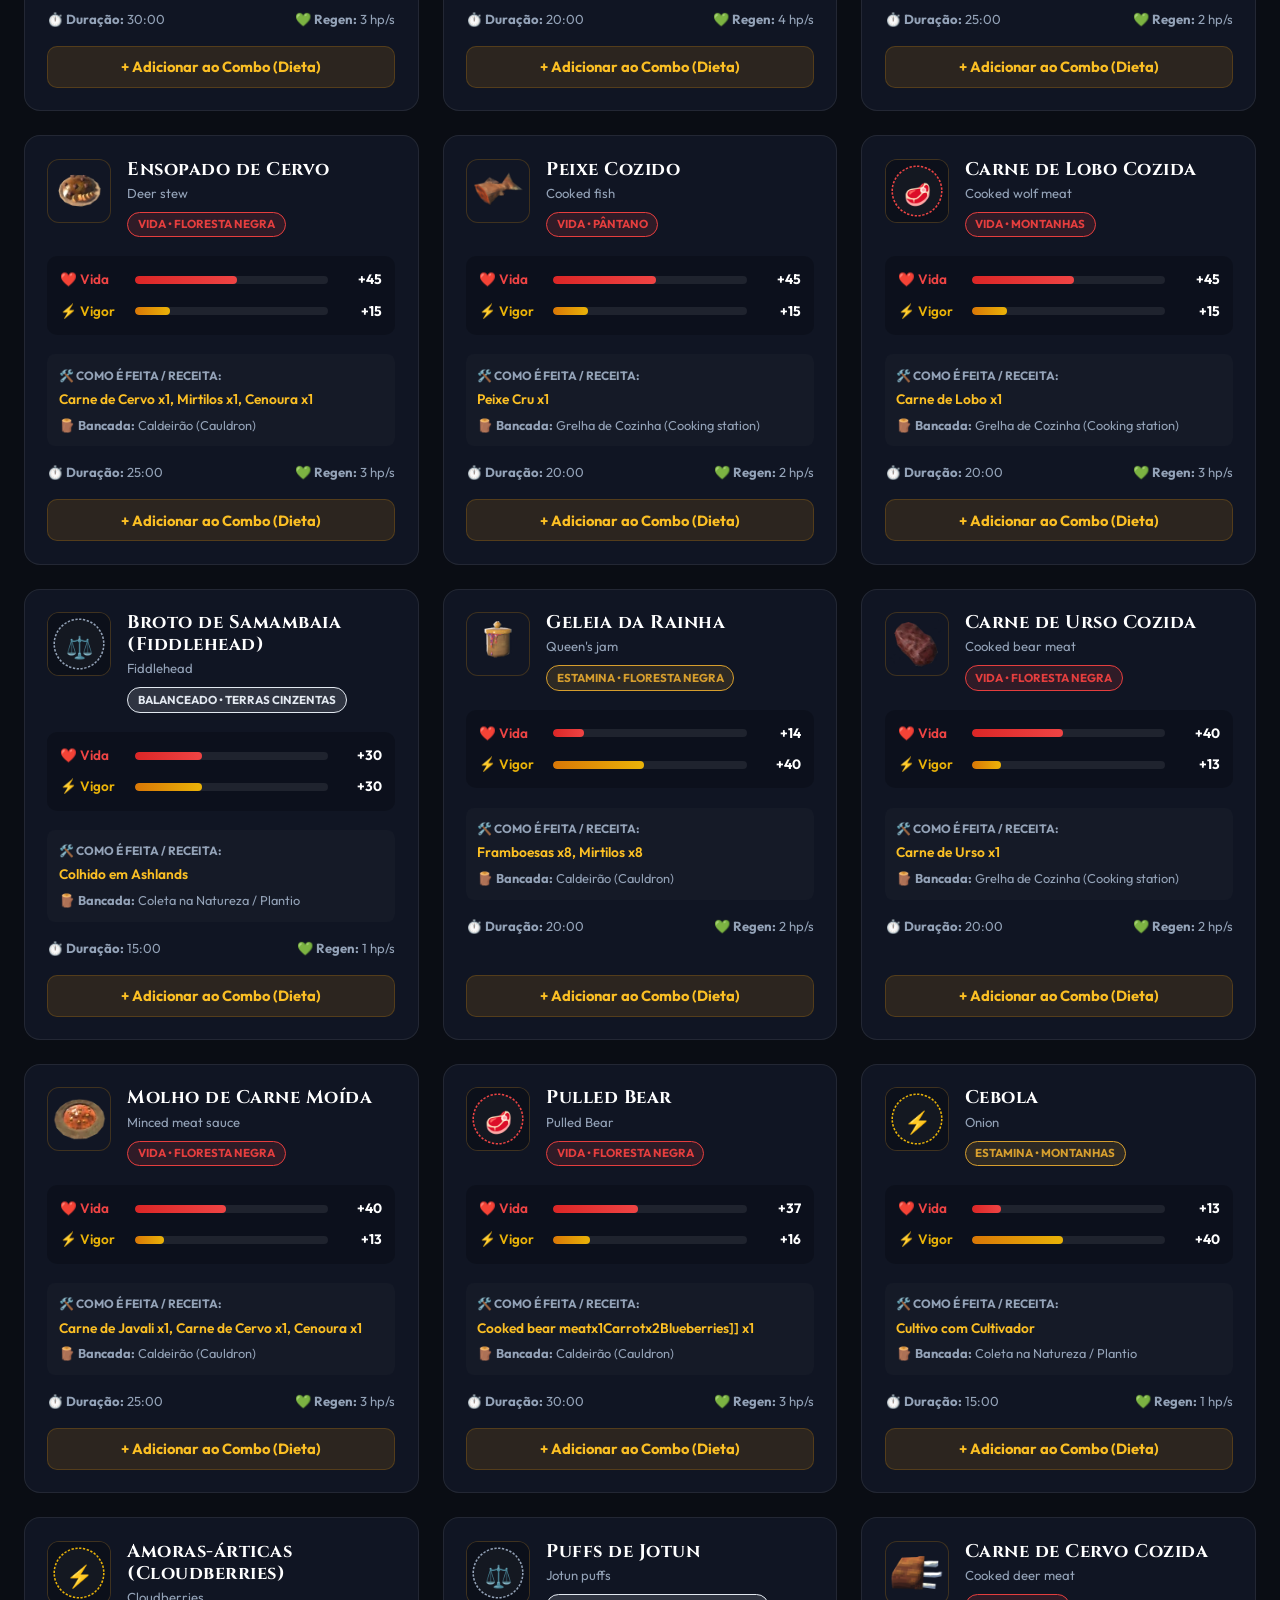
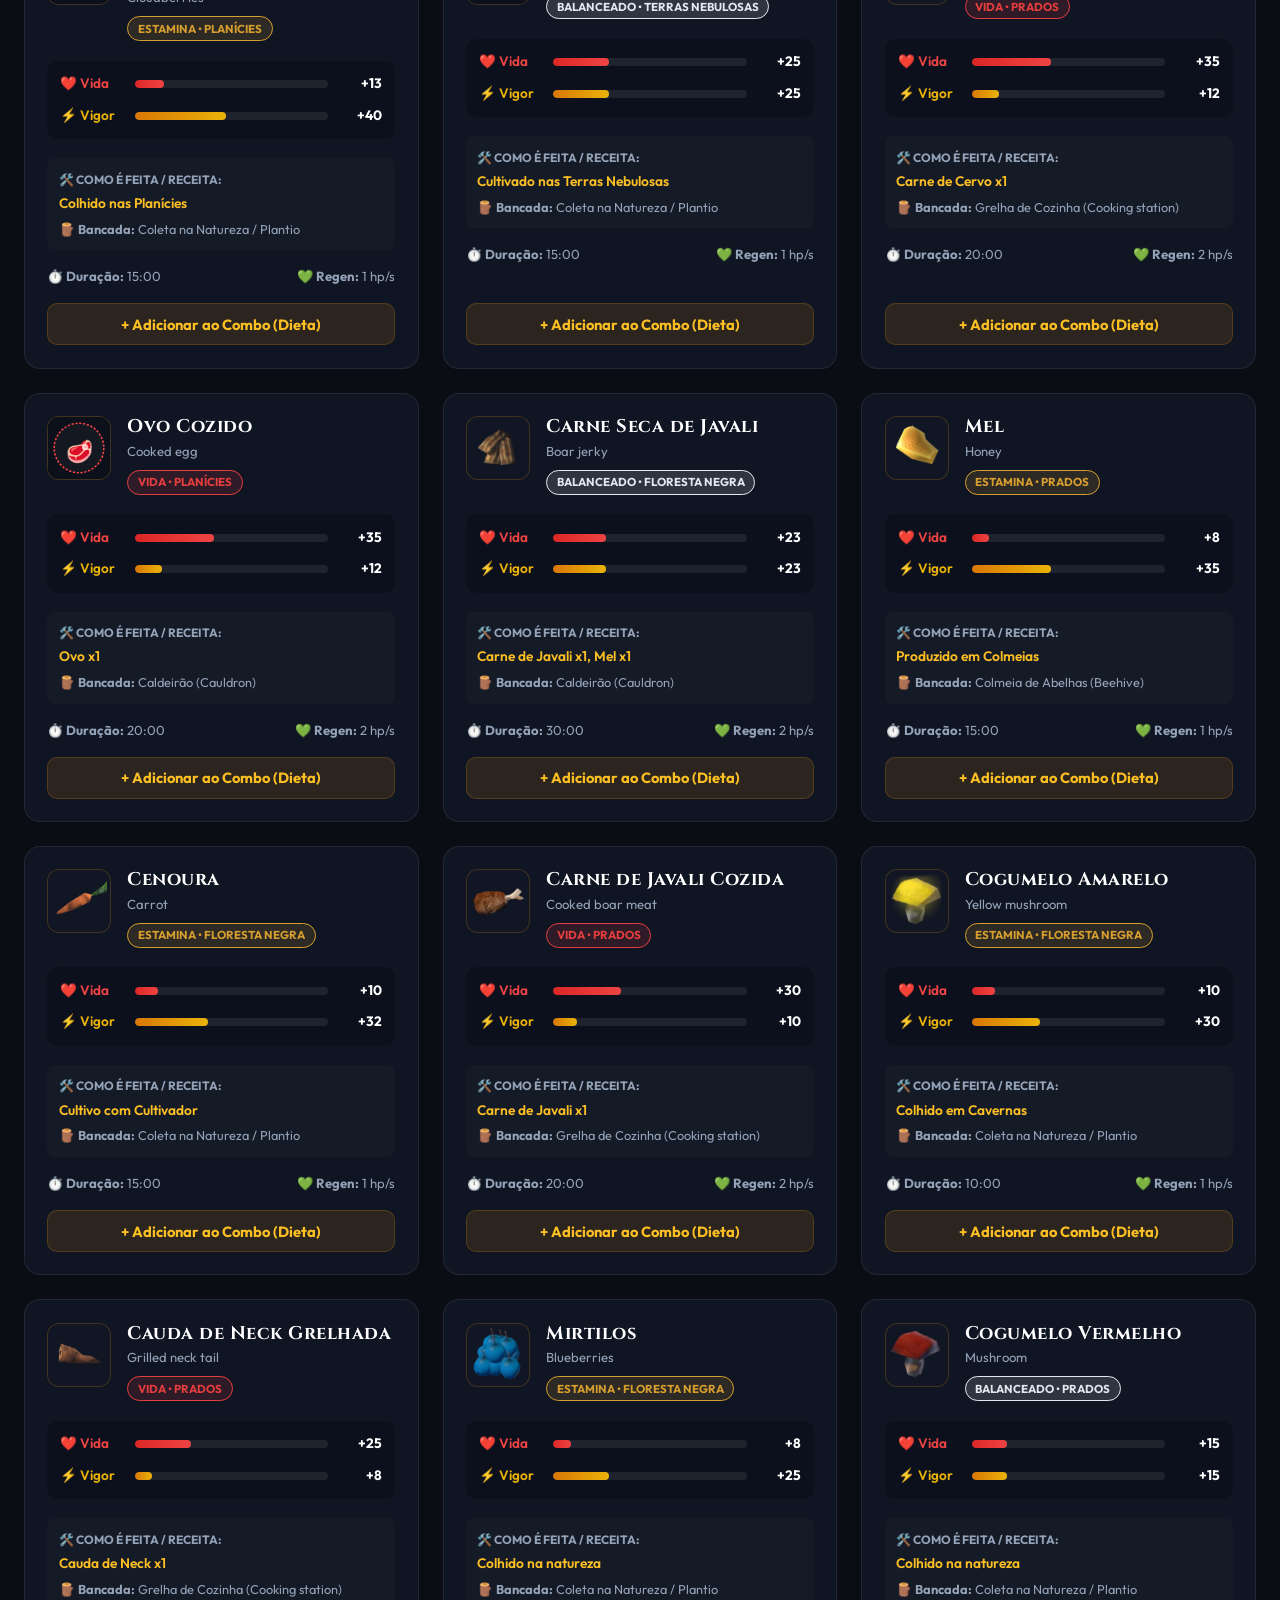
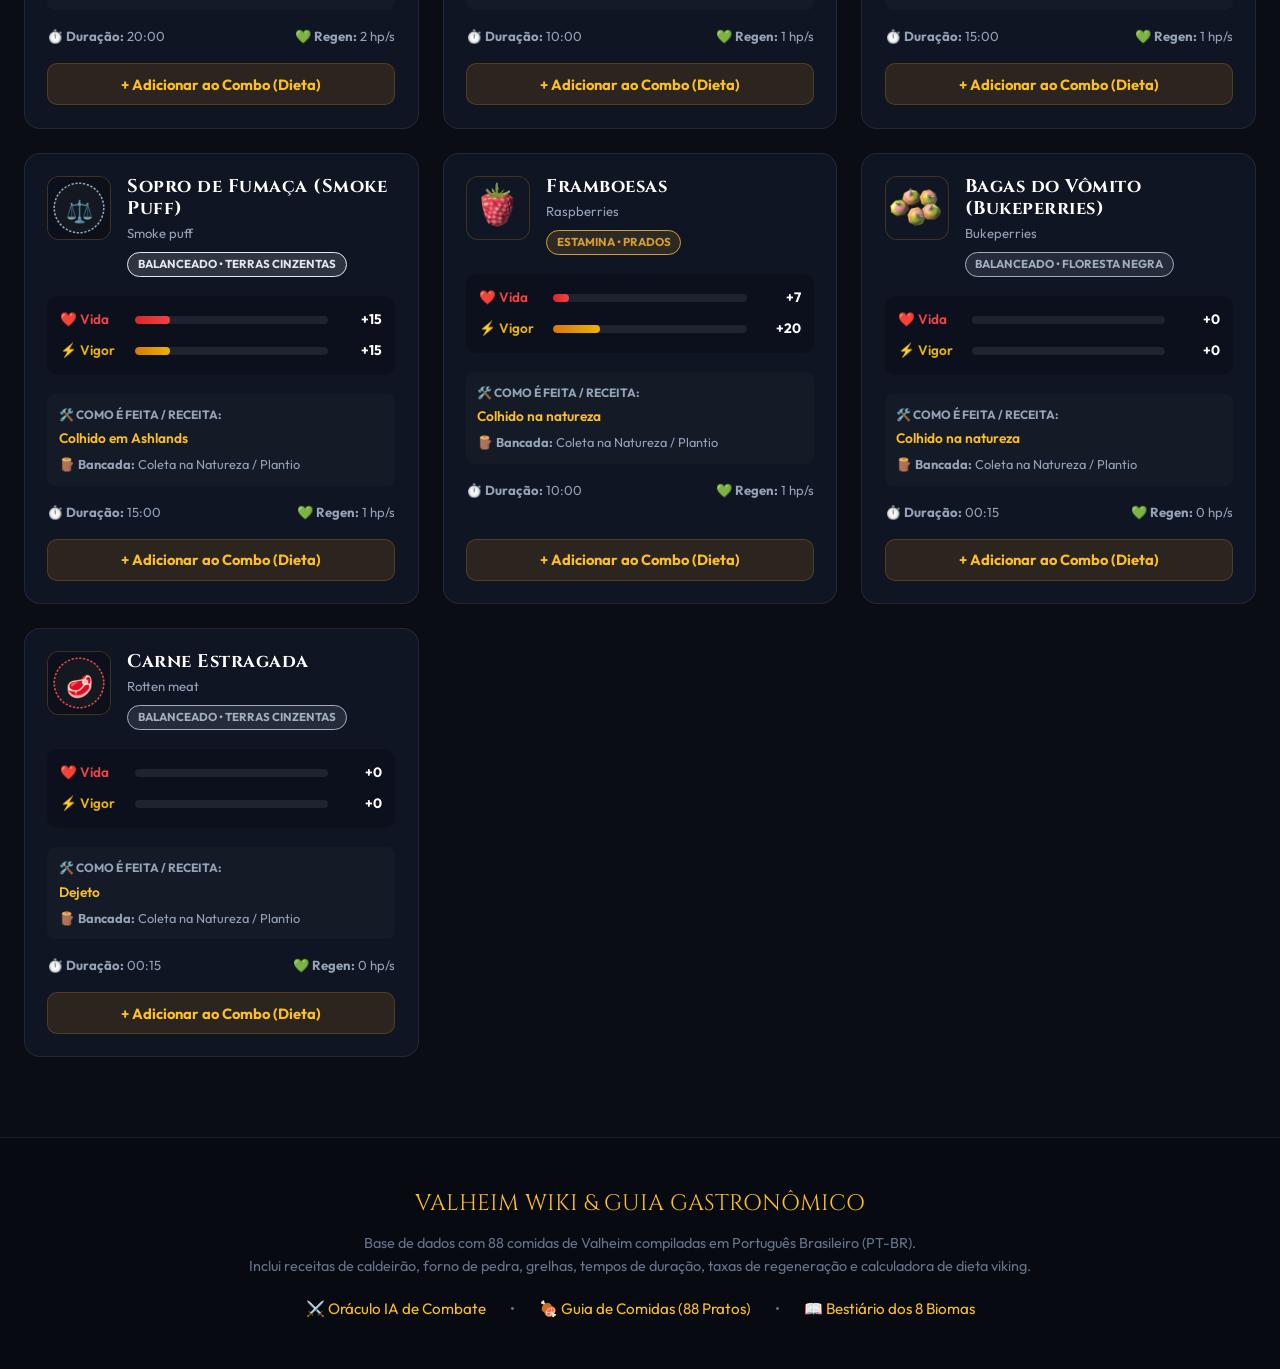
<file: comidas.html>
<!DOCTYPE html>
<html lang="pt-BR">
<head>
  <meta charset="UTF-8">
  <meta name="viewport" content="width=device-width, initial-scale=1.0">
  <title>Guia de Comidas de Valheim | Receitas, Atributos de Vida, Vigor e Dieta Viking</title>
  <meta name="description" content="Guia completo de todas as 88 comidas de Valheim em português brasileiro. Descubra como cada prato é feito, ingredientes necessários, bancada de produção e quanto concede de Vida, Vigor (Estamina) e Eitr (Magia). Inclui calculadora de combo de 3 comidas.">
  <link rel="icon" type="image/webp" href="assets/images/Site-logo.webp">
  <link rel="stylesheet" href="assets/css/style.css">
</head>
<body>

  <!-- ==========================================================================
       HEADER & NAVIGATION
       ========================================================================== -->
  <header class="site-header">
    <div class="nav-container">
      <a href="index.html" class="brand-link">
        <img src="assets/images/Site-logo.webp" alt="Valheim Logo" class="brand-logo-img" onerror="this.style.display='none'">
        <div class="brand-title">
          VALHEIM WIKI
          <span class="brand-sub">ORÁCULO IA & GUIA VIKING</span>
        </div>
      </a>

      <nav class="main-nav">
        <a href="index.html" class="nav-item">
          <span>⚔️</span>
          <span>Oráculo IA de Combate</span>
        </a>
        <a href="comidas.html" class="nav-item active">
          <span>🍖</span>
          <span>Guia de Comidas & Dieta</span>
          <span class="nav-badge">88 Pratos</span>
        </a>
        <a href="index.html#bestiario" class="nav-item">
          <span>📖</span>
          <span>Bestiário</span>
        </a>
      </nav>
    </div>
  </header>

  <main>
    <!-- ==========================================================================
         HERO SECTION
         ========================================================================== -->
    <section class="hero-section" style="margin-bottom: 1.5rem;">
      <div class="hero-badge-pill">
        <span>🍖</span>
        <span>Guia Gastronômico & Nutricional Viking</span>
      </div>

      <h1 class="hero-title">
        Todas as Comidas do Jogo: <span class="highlight">Receitas & Atributos</span>
      </h1>

      <p class="hero-desc">
        Em Valheim, a comida define seu destino. Descubra como cada uma das <strong>88 comidas</strong> 
        é feita, quais <strong>ingredientes e bancada</strong> são necessários e o bônus exato 
        de <strong>Vida</strong>, <strong>Vigor (Estamina)</strong> e <strong>Eitr (Magia)</strong>.
      </p>
    </section>

    <!-- ==========================================================================
         CALCULADORA DE DIETA VIKING (COMBO DE 3 COMIDAS)
         ========================================================================== -->
    <section class="diet-calc-panel" id="diet-calc-target">
      <div class="diet-calc-card">
        <div class="calc-header-row">
          <div class="calc-title">
            <span>🛡️</span>
            <span>Calculadora de Dieta Viking (Combo de 3 Comidas)</span>
          </div>
          <button id="clear-diet-btn" type="button" class="prompt-chip" style="color:#fca5a5; border-color:rgba(239,68,68,0.3);">
            🗑️ Limpar Dieta
          </button>
        </div>

        <p style="color:#94a3b8; font-size:0.95rem; margin-bottom:1.2rem;">
          Seu estômago viking pode digerir até <strong>3 comidas diferentes</strong> simultaneamente. 
          Clique no botão <strong>"+ Adicionar ao Combo"</strong> em qualquer prato abaixo para testar sua combinação ideal!
        </p>

        <!-- 3 Slots Grid -->
        <div class="calc-slots-grid" id="diet-slots-container">
          <!-- Rendered dynamically by food-guide.js -->
        </div>

        <!-- Dashboard Totais com Métricas de Vida, Vigor e Eitr -->
        <div class="diet-totals-dashboard">
          <!-- Vida Total -->
          <div class="diet-total-metric">
            <div class="metric-circle-icon health">❤️</div>
            <div class="metric-values">
              <span id="diet-total-health" class="metric-num" style="color:#ef4444;">25 HP</span>
              <span class="metric-label">Vida Máxima (Base + Comidas)</span>
            </div>
          </div>

          <!-- Vigor Total -->
          <div class="diet-total-metric">
            <div class="metric-circle-icon stamina">⚡</div>
            <div class="metric-values">
              <span id="diet-total-stamina" class="metric-num" style="color:#eab308;">50 ST</span>
              <span class="metric-label">Vigor / Estamina Total</span>
            </div>
          </div>

          <!-- Eitr Total -->
          <div class="diet-total-metric">
            <div class="metric-circle-icon eitr">🔮</div>
            <div class="metric-values">
              <span id="diet-total-eitr" class="metric-num" style="color:#a855f7;">0 EITR</span>
              <span class="metric-label">Eitr (Magia Elemental)</span>
            </div>
          </div>

          <!-- Classificação da Build -->
          <div class="archetype-badge" id="diet-archetype-badge">
            🍗 Dieta Inicial / Incompleta
          </div>
        </div>
      </div>
    </section>

    <!-- ==========================================================================
         TOOLBAR DE BUSCA E FILTROS
         ========================================================================== -->
    <section class="foods-toolbar">
      <div class="toolbar-search-row">
        <!-- Input de Busca -->
        <div class="food-search-box">
          <span style="font-size:1.2rem; margin-right:0.6rem;">🔍</span>
          <input 
            type="text" 
            id="food-search-input" 
            placeholder="Buscar por comida ou ingrediente: ex. mel, nabo, carne, framboesa, cebola, eitr..." 
            autocomplete="off"
            aria-label="Buscar comida ou ingrediente"
          >
        </div>

        <!-- Filtro por Bioma -->
        <select id="biome-select" class="select-filter" aria-label="Filtrar por Bioma">
          <option value="all">📍 Todos os Biomas (8)</option>
          <option value="Prados">Prados (Meadows)</option>
          <option value="Floresta Negra">Floresta Negra (Black Forest)</option>
          <option value="Pântano">Pântano (Swamp)</option>
          <option value="Montanhas">Montanhas (Mountain)</option>
          <option value="Planícies">Planícies (Plains)</option>
          <option value="Terras Nebulosas">Terras Nebulosas (Mistlands)</option>
          <option value="Terras Cinzentas">Terras Cinzentas (Ashlands)</option>
        </select>

        <!-- Ordenação -->
        <select id="sort-select" class="select-filter" aria-label="Ordenar Comidas">
          <option value="total-desc">📊 Maior Total de Atributos</option>
          <option value="health-desc">❤️ Maior Bônus de Vida</option>
          <option value="stamina-desc">⚡ Maior Bônus de Vigor (Estamina)</option>
          <option value="eitr-desc">🔮 Maior Bônus de Eitr (Magia)</option>
          <option value="duration-desc">⏱️ Maior Duração</option>
          <option value="name-asc">🔤 Ordem Alfabética (A-Z)</option>
        </select>
      </div>

      <!-- Filtro por Foco de Garfo -->
      <div class="fork-filter-row">
        <div class="fork-filter-chips" id="fork-filter-chips">
          <button class="fork-chip-btn active" data-fork="all">Todas as Comidas</button>
          <button class="fork-chip-btn" data-fork="Red" style="border-color:rgba(239,68,68,0.3);">❤️ Foco em Vida (Garfo Vermelho)</button>
          <button class="fork-chip-btn" data-fork="Yellow" style="border-color:rgba(234,179,8,0.3);">⚡ Foco em Vigor (Garfo Amarelo)</button>
          <button class="fork-chip-btn" data-fork="Blue" style="border-color:rgba(139,92,246,0.3);">🔮 Foco em Eitr (Garfo Azul)</button>
          <button class="fork-chip-btn" data-fork="White" style="border-color:rgba(148,163,184,0.3);">⚖️ Balanceadas (Garfo Branco)</button>
        </div>

        <div id="food-count-label" style="font-size:0.9rem; color:#94a3b8; font-weight:600;">
          Exibindo 88 de 88 comidas
        </div>
      </div>
    </section>

    <!-- ==========================================================================
         GRID DE CARDS DAS 88 COMIDAS
         ========================================================================== -->
    <section class="foods-grid" id="foods-grid" aria-live="polite">
      <!-- Cards rendered dynamically by food-guide.js -->
    </section>
  </main>

  <!-- ==========================================================================
       SITE FOOTER
       ========================================================================== -->
  <footer class="site-footer">
    <div class="footer-container">
      <div class="footer-brand">VALHEIM WIKI & GUIA GASTRONÔMICO</div>
      <p class="footer-text">
        Base de dados com 88 comidas de Valheim compiladas em Português Brasileiro (PT-BR).<br>
        Inclui receitas de caldeirão, forno de pedra, grelhas, tempos de duração, taxas de regeneração e calculadora de dieta viking.
      </p>
      <div class="footer-nav-links">
        <a href="index.html">⚔️ Oráculo IA de Combate</a>
        <span class="footer-dot">•</span>
        <a href="comidas.html">🍖 Guia de Comidas (88 Pratos)</a>
        <span class="footer-dot">•</span>
        <a href="index.html#bestiario">📖 Bestiário dos 8 Biomas</a>
      </div>
    </div>
  </footer>

  <!-- Scripts -->
  <script src="assets/js/food-guide.js"></script>
</body>
</html>
</file>
<file: assets/css/style.css>
/* ==========================================================================
   VALHEIM WIKI & ORÁCULO IA - DESIGN SYSTEM & STYLESHEET
   Aesthetics: Nordic Viking Mysticism, Glassmorphism & High-tech AI Aesthetics
   ========================================================================== */

@import url('https://fonts.googleapis.com/css2?family=Cinzel:wght@600;700;800;900&family=Outfit:wght@300;400;500;600;700;800&display=swap');

:root {
  /* Color Palette */
  --bg-dark: #0a0d14;
  --bg-card: rgba(18, 24, 38, 0.85);
  --bg-card-hover: rgba(26, 36, 56, 0.95);
  --bg-glass: rgba(15, 20, 32, 0.65);
  --border-color: rgba(245, 158, 11, 0.2);
  --border-glow: rgba(245, 158, 11, 0.45);
  --border-subtle: rgba(255, 255, 255, 0.08);

  /* Gold & Forge Accents */
  --gold-primary: #f59e0b;
  --gold-light: #fbbf24;
  --gold-dark: #d97706;
  --gold-glow: rgba(245, 158, 11, 0.25);

  /* Damage Types & Element Colors */
  --color-pierce: #38bdf8;
  --color-slash: #f43f5e;
  --color-blunt: #fbbf24;
  --color-fire: #f97316;
  --color-frost: #06b6d4;
  --color-lightning: #a855f7;
  --color-spirit: #e0e7ff;
  --color-poison: #10b981;

  /* Food Stats */
  --color-health: #ef4444;
  --color-stamina: #eab308;
  --color-eitr: #8b5cf6;
  --color-balanced: #94a3b8;

  /* Biome Colors */
  --biome-meadows: #22c55e;
  --biome-blackforest: #14b8a6;
  --biome-swamp: #84cc16;
  --biome-mountain: #38bdf8;
  --biome-plains: #eab308;
  --biome-mistlands: #a855f7;
  --biome-ashlands: #f97316;
  --biome-ocean: #0284c7;

  /* Typography */
  --font-title: 'Cinzel', serif;
  --font-body: 'Outfit', -apple-system, BlinkMacSystemFont, 'Segoe UI', Roboto, sans-serif;

  /* Shadows */
  --shadow-sm: 0 2px 8px rgba(0, 0, 0, 0.4);
  --shadow-md: 0 4px 20px rgba(0, 0, 0, 0.55);
  --shadow-lg: 0 10px 35px rgba(0, 0, 0, 0.7);
  --shadow-glow: 0 0 25px rgba(245, 158, 11, 0.2);

  /* Transitions */
  --transition-fast: 0.2s cubic-bezier(0.4, 0, 0.2, 1);
  --transition-normal: 0.3s cubic-bezier(0.4, 0, 0.2, 1);
}

/* Base Reset */
*, *::before, *::after {
  box-sizing: border-box;
  margin: 0;
  padding: 0;
}

html {
  scroll-behavior: smooth;
  -webkit-text-size-adjust: 100%;
}

body {
  background-color: var(--bg-dark);
  color: #e2e8f0;
  font-family: var(--font-body);
  line-height: 1.6;
  min-height: 100vh;
  width: 100%;
  max-width: 100vw;
  overflow-x: hidden;
  -webkit-font-smoothing: antialiased;
  -moz-osx-font-smoothing: grayscale;
  background-image: 
    radial-gradient(circle at 15% 15%, rgba(245, 158, 11, 0.05) 0%, transparent 40%),
    radial-gradient(circle at 85% 30%, rgba(139, 92, 246, 0.04) 0%, transparent 40%),
    radial-gradient(circle at 50% 80%, rgba(6, 182, 212, 0.03) 0%, transparent 50%),
    linear-gradient(180deg, #07090e 0%, #0c1017 100%);
  background-attachment: fixed;
}

img, svg, video {
  max-width: 100%;
  height: auto;
}

button, input, select {
  font-family: inherit;
  -webkit-tap-highlight-color: transparent;
}

/* Typography Headings */
h1, h2, h3, h4, h5 {
  font-family: var(--font-title);
  color: #f8fafc;
  letter-spacing: 0.5px;
}

a {
  color: var(--gold-light);
  text-decoration: none;
  transition: color var(--transition-fast);
}

a:hover {
  color: #fff;
}

/* ==========================================================================
   NAVIGATION BAR
   ========================================================================== */
.site-header {
  position: sticky;
  top: 0;
  z-index: 100;
  backdrop-filter: blur(16px);
  -webkit-backdrop-filter: blur(16px);
  background: rgba(10, 13, 20, 0.85);
  border-bottom: 1px solid var(--border-color);
  box-shadow: 0 4px 20px rgba(0, 0, 0, 0.6);
}

.nav-container {
  max-width: 1300px;
  margin: 0 auto;
  padding: 0.8rem 1.5rem;
  display: flex;
  align-items: center;
  justify-content: space-between;
  gap: 1rem;
}

.brand-link {
  display: flex;
  align-items: center;
  gap: 0.8rem;
  text-decoration: none;
}

.brand-logo-img {
  width: 44px;
  height: 44px;
  object-fit: contain;
  filter: drop-shadow(0 0 8px rgba(245, 158, 11, 0.4));
}

.brand-title {
  font-family: var(--font-title);
  font-size: 1.35rem;
  font-weight: 800;
  background: linear-gradient(135deg, #fbbf24 0%, #f59e0b 50%, #d97706 100%);
  -webkit-background-clip: text;
  -webkit-text-fill-color: transparent;
  display: flex;
  flex-direction: column;
  line-height: 1.1;
}

.brand-sub {
  font-size: 0.68rem;
  font-family: var(--font-body);
  letter-spacing: 2px;
  text-transform: uppercase;
  color: #94a3b8;
  -webkit-text-fill-color: #94a3b8;
}

.main-nav {
  display: flex;
  align-items: center;
  gap: 0.5rem;
}

.nav-item {
  display: inline-flex;
  align-items: center;
  gap: 0.5rem;
  padding: 0.55rem 1.1rem;
  border-radius: 8px;
  font-size: 0.95rem;
  font-weight: 500;
  color: #cbd5e1;
  border: 1px solid transparent;
  transition: all var(--transition-fast);
}

.nav-item:hover {
  color: #fff;
  background: rgba(255, 255, 255, 0.05);
  border-color: rgba(245, 158, 11, 0.3);
}

.nav-item.active {
  color: #fbbf24;
  background: rgba(245, 158, 11, 0.12);
  border-color: var(--gold-primary);
  box-shadow: 0 0 15px rgba(245, 158, 11, 0.2);
}

.nav-badge {
  background: var(--gold-dark);
  color: #000;
  font-size: 0.7rem;
  font-weight: 800;
  padding: 0.1rem 0.4rem;
  border-radius: 4px;
}

/* ==========================================================================
   HERO / AI PROMPT SECTION
   ========================================================================== */
.hero-section {
  position: relative;
  max-width: 1100px;
  margin: 2.5rem auto 1.5rem;
  padding: 0 1.5rem;
  text-align: center;
}

.hero-badge-pill {
  display: inline-flex;
  align-items: center;
  gap: 0.5rem;
  background: rgba(245, 158, 11, 0.1);
  border: 1px solid var(--border-color);
  color: #fbbf24;
  padding: 0.35rem 1rem;
  border-radius: 50px;
  font-size: 0.85rem;
  font-weight: 600;
  text-transform: uppercase;
  letter-spacing: 1px;
  margin-bottom: 1.2rem;
  box-shadow: 0 0 15px rgba(245, 158, 11, 0.15);
}

.hero-title {
  font-size: 2.8rem;
  font-weight: 800;
  line-height: 1.2;
  margin-bottom: 0.8rem;
}

.hero-title .highlight {
  background: linear-gradient(135deg, #fbbf24 20%, #f59e0b 60%, #ef4444 100%);
  -webkit-background-clip: text;
  -webkit-text-fill-color: transparent;
}

.hero-desc {
  font-size: 1.15rem;
  color: #94a3b8;
  max-width: 780px;
  margin: 0 auto 2rem;
  line-height: 1.6;
}

/* AI Prompt Bar */
.ai-prompt-wrapper {
  position: relative;
  max-width: 820px;
  margin: 0 auto;
}

.ai-prompt-box {
  display: flex;
  align-items: center;
  background: rgba(20, 27, 43, 0.88);
  border: 2px solid var(--gold-primary);
  border-radius: 16px;
  padding: 0.5rem 0.6rem 0.5rem 1.2rem;
  box-shadow: 0 10px 30px rgba(0, 0, 0, 0.6), 0 0 25px rgba(245, 158, 11, 0.2);
  transition: all var(--transition-normal);
  backdrop-filter: blur(12px);
}

.ai-prompt-box:focus-within {
  border-color: #fbbf24;
  box-shadow: 0 12px 35px rgba(0, 0, 0, 0.7), 0 0 35px rgba(245, 158, 11, 0.35);
  transform: translateY(-2px);
}

.ai-prompt-icon {
  font-size: 1.4rem;
  color: #fbbf24;
  margin-right: 0.8rem;
  display: flex;
  align-items: center;
}

.ai-input {
  flex: 1;
  background: transparent;
  border: none;
  outline: none;
  color: #fff;
  font-size: 1.15rem;
  font-family: var(--font-body);
}

.ai-input::placeholder {
  color: #64748b;
  font-size: 1.05rem;
}

.ai-submit-btn {
  display: inline-flex;
  align-items: center;
  gap: 0.5rem;
  background: linear-gradient(135deg, #f59e0b 0%, #d97706 100%);
  color: #000;
  font-family: var(--font-body);
  font-size: 1rem;
  font-weight: 700;
  border: none;
  padding: 0.85rem 1.6rem;
  border-radius: 12px;
  cursor: pointer;
  transition: all var(--transition-fast);
  box-shadow: 0 4px 15px rgba(217, 119, 6, 0.35);
}

.ai-submit-btn:hover {
  background: linear-gradient(135deg, #fbbf24 0%, #f59e0b 100%);
  transform: scale(1.02);
  box-shadow: 0 6px 20px rgba(245, 158, 11, 0.5);
}

.ai-submit-btn:active {
  transform: scale(0.98);
}

/* Prompt Chips / Sugestões Rápidas */
.prompt-chips-wrapper {
  margin-top: 1.2rem;
  display: flex;
  flex-wrap: wrap;
  justify-content: center;
  align-items: center;
  gap: 0.6rem;
}

.chip-label {
  font-size: 0.85rem;
  color: #94a3b8;
  font-weight: 600;
}

.prompt-chip {
  background: rgba(255, 255, 255, 0.05);
  border: 1px solid var(--border-subtle);
  color: #cbd5e1;
  padding: 0.4rem 0.9rem;
  border-radius: 50px;
  font-size: 0.88rem;
  cursor: pointer;
  transition: all var(--transition-fast);
  display: inline-flex;
  align-items: center;
  gap: 0.4rem;
}

.prompt-chip:hover {
  background: rgba(245, 158, 11, 0.15);
  border-color: var(--gold-primary);
  color: #fbbf24;
  transform: translateY(-1px);
}

/* ==========================================================================
   AI RESPONSE VIEW CONTAINER
   ========================================================================== */
.ai-response-container {
  max-width: 1200px;
  margin: 2rem auto;
  padding: 0 1.5rem;
}

.ai-thinking-card {
  background: var(--bg-card);
  border: 1px solid var(--border-color);
  border-radius: 16px;
  padding: 2rem;
  display: flex;
  align-items: center;
  justify-content: center;
  gap: 1.2rem;
  box-shadow: var(--shadow-md);
}

.runic-spinner {
  width: 48px;
  height: 48px;
  border: 3px solid rgba(245, 158, 11, 0.2);
  border-top-color: var(--gold-light);
  border-radius: 50%;
  animation: spin 1s linear infinite;
}

@keyframes spin {
  to { transform: rotate(360deg); }
}

.thinking-text {
  font-family: var(--font-title);
  color: #fbbf24;
  font-size: 1.1rem;
}

/* AI Answer Card */
.ai-answer-card {
  background: var(--bg-card);
  border: 1px solid var(--border-color);
  border-radius: 20px;
  overflow: hidden;
  box-shadow: var(--shadow-lg), var(--shadow-glow);
  backdrop-filter: blur(14px);
  animation: slideUp 0.4s ease-out;
}

@keyframes slideUp {
  from { opacity: 0; transform: translateY(20px); }
  to { opacity: 1; transform: translateY(0); }
}

.ai-header-bar {
  background: linear-gradient(90deg, rgba(245, 158, 11, 0.15) 0%, rgba(18, 24, 38, 0.95) 100%);
  border-bottom: 1px solid var(--border-color);
  padding: 1.5rem 2rem;
  display: flex;
  align-items: center;
  justify-content: space-between;
  gap: 1.5rem;
  flex-wrap: wrap;
}

.ai-status-tag {
  display: inline-flex;
  align-items: center;
  gap: 0.5rem;
  background: rgba(16, 185, 129, 0.15);
  border: 1px solid rgba(16, 185, 129, 0.4);
  color: #34d399;
  font-size: 0.8rem;
  font-weight: 700;
  padding: 0.3rem 0.8rem;
  border-radius: 50px;
  text-transform: uppercase;
}

.ai-status-dot {
  width: 8px;
  height: 8px;
  border-radius: 50%;
  background: #34d399;
  box-shadow: 0 0 8px #34d399;
  animation: pulse 1.8s infinite;
}

@keyframes pulse {
  0%, 100% { opacity: 1; transform: scale(1); }
  50% { opacity: 0.5; transform: scale(0.85); }
}

/* Creature Hero Banner */
.creature-hero {
  display: flex;
  align-items: center;
  gap: 2rem;
  padding: 2rem;
  background: rgba(12, 16, 26, 0.6);
  border-bottom: 1px solid var(--border-subtle);
  flex-wrap: wrap;
}

.creature-avatar-box {
  width: 140px;
  height: 140px;
  border-radius: 18px;
  overflow: hidden;
  border: 2px solid var(--gold-primary);
  box-shadow: 0 0 25px rgba(245, 158, 11, 0.25);
  flex-shrink: 0;
  background: #101624;
  display: flex;
  align-items: center;
  justify-content: center;
}

.creature-avatar-img {
  width: 100%;
  height: 100%;
  object-fit: cover;
  transition: transform var(--transition-normal);
}

.creature-avatar-box:hover .creature-avatar-img {
  transform: scale(1.08);
}

.creature-meta-info {
  flex: 1;
  min-width: 280px;
}

.creature-biome-badge {
  display: inline-flex;
  align-items: center;
  gap: 0.4rem;
  font-size: 0.82rem;
  font-weight: 700;
  text-transform: uppercase;
  padding: 0.25rem 0.8rem;
  border-radius: 50px;
  margin-bottom: 0.6rem;
}

.creature-name-title {
  font-size: 2.2rem;
  font-weight: 800;
  margin-bottom: 0.3rem;
  line-height: 1.1;
}

.creature-en-sub {
  color: #94a3b8;
  font-size: 1.05rem;
  margin-bottom: 0.8rem;
}

.creature-quick-stats {
  display: flex;
  gap: 1.5rem;
  flex-wrap: wrap;
  margin-top: 0.6rem;
}

.quick-stat-item {
  display: flex;
  align-items: center;
  gap: 0.5rem;
  font-size: 0.95rem;
  color: #cbd5e1;
}

.quick-stat-item strong {
  color: #fff;
}

/* AI Summary Speech Bubble */
.ai-speech-bubble {
  padding: 1.5rem 2rem;
  background: rgba(245, 158, 11, 0.04);
  border-bottom: 1px solid var(--border-subtle);
  font-size: 1.1rem;
  line-height: 1.7;
  color: #e2e8f0;
  border-left: 4px solid var(--gold-primary);
}

.ai-speech-bubble strong {
  color: #fbbf24;
}

/* Card Sections Grid */
.combat-sections-grid {
  padding: 2rem;
  display: grid;
  grid-template-columns: repeat(auto-fit, minmax(min(100%, 450px), 1fr));
  gap: 1.8rem;
}

.combat-intel-card {
  background: rgba(14, 19, 31, 0.7);
  border: 1px solid var(--border-subtle);
  border-radius: 14px;
  padding: 1.6rem;
  transition: all var(--transition-fast);
}

.combat-intel-card:hover {
  border-color: rgba(245, 158, 11, 0.3);
  box-shadow: 0 4px 20px rgba(0, 0, 0, 0.4);
}

.card-title-bar {
  display: flex;
  align-items: center;
  gap: 0.7rem;
  font-size: 1.25rem;
  font-weight: 700;
  margin-bottom: 1.2rem;
  padding-bottom: 0.6rem;
  border-bottom: 1px solid var(--border-subtle);
}

.card-title-bar .icon {
  font-size: 1.4rem;
}

/* Weakness & Damage Badges */
.damage-types-list {
  display: flex;
  flex-direction: column;
  gap: 0.8rem;
}

.damage-item {
  display: flex;
  align-items: flex-start;
  gap: 0.8rem;
  background: rgba(255, 255, 255, 0.03);
  border-radius: 10px;
  padding: 0.8rem 1rem;
  border-left: 4px solid transparent;
}

.damage-item.weakness {
  border-left-color: #38bdf8;
  background: rgba(56, 189, 248, 0.06);
}

.damage-item.effective {
  border-left-color: #f97316;
  background: rgba(249, 115, 22, 0.06);
}

.damage-item.resisted {
  border-left-color: #fbbf24;
  background: rgba(251, 191, 36, 0.05);
}

.damage-item.immune {
  border-left-color: #ef4444;
  background: rgba(239, 68, 68, 0.05);
}

.damage-badge {
  font-size: 0.85rem;
  font-weight: 800;
  padding: 0.2rem 0.6rem;
  border-radius: 6px;
  text-transform: uppercase;
  white-space: nowrap;
}

.badge-weakness {
  background: rgba(56, 189, 248, 0.2);
  color: #38bdf8;
  border: 1px solid rgba(56, 189, 248, 0.4);
}

.badge-effective {
  background: rgba(249, 115, 22, 0.2);
  color: #f97316;
  border: 1px solid rgba(249, 115, 22, 0.4);
}

.badge-resisted {
  background: rgba(251, 191, 36, 0.2);
  color: #fbbf24;
  border: 1px solid rgba(251, 191, 36, 0.4);
}

.badge-immune {
  background: rgba(239, 68, 68, 0.2);
  color: #ef4444;
  border: 1px solid rgba(239, 68, 68, 0.4);
}

.damage-details {
  flex: 1;
}

.damage-type-name {
  font-weight: 700;
  color: #fff;
  font-size: 0.98rem;
  margin-bottom: 0.15rem;
}

.damage-desc {
  font-size: 0.88rem;
  color: #94a3b8;
  line-height: 1.4;
}

/* Recommended Weapons List */
.weapons-list-group {
  display: flex;
  flex-direction: column;
  gap: 0.9rem;
}

.weapon-rec-card {
  display: flex;
  align-items: center;
  gap: 1rem;
  background: rgba(255, 255, 255, 0.03);
  border: 1px solid var(--border-subtle);
  border-radius: 12px;
  padding: 0.85rem 1rem;
  transition: all var(--transition-fast);
}

.weapon-rec-card:hover {
  background: rgba(255, 255, 255, 0.06);
  border-color: rgba(245, 158, 11, 0.35);
  transform: translateX(4px);
}

.weapon-thumb {
  width: 52px;
  height: 52px;
  border-radius: 8px;
  background: #111622;
  border: 1px solid rgba(255, 255, 255, 0.1);
  display: flex;
  align-items: center;
  justify-content: center;
  overflow: hidden;
  flex-shrink: 0;
}

.weapon-thumb img {
  width: 85%;
  height: 85%;
  object-fit: contain;
}

.weapon-info {
  flex: 1;
}

.weapon-name {
  font-weight: 700;
  color: #fff;
  font-size: 1rem;
  display: flex;
  align-items: center;
  gap: 0.5rem;
  margin-bottom: 0.15rem;
}

.weapon-tag {
  font-size: 0.72rem;
  background: rgba(245, 158, 11, 0.2);
  color: #fbbf24;
  padding: 0.15rem 0.5rem;
  border-radius: 4px;
}

.weapon-desc {
  font-size: 0.88rem;
  color: #94a3b8;
  line-height: 1.4;
}

.weapon-ammo-note {
  font-size: 0.82rem;
  color: #38bdf8;
  margin-top: 0.3rem;
  display: flex;
  align-items: center;
  gap: 0.3rem;
}

/* Recommended Armor Card */
.armor-rec-box {
  background: rgba(255, 255, 255, 0.03);
  border: 1px solid var(--border-subtle);
  border-radius: 12px;
  padding: 1.2rem;
}

.armor-set-header {
  display: flex;
  align-items: center;
  gap: 1rem;
  margin-bottom: 1rem;
}

.armor-thumb {
  width: 60px;
  height: 60px;
  border-radius: 10px;
  background: #111622;
  border: 1px solid var(--border-color);
  display: flex;
  align-items: center;
  justify-content: center;
  overflow: hidden;
}

.armor-thumb img {
  width: 90%;
  height: 90%;
  object-fit: contain;
}

.armor-title-group h4 {
  font-size: 1.15rem;
  color: #fbbf24;
  margin-bottom: 0.2rem;
}

.armor-type-badge {
  font-size: 0.78rem;
  background: rgba(255, 255, 255, 0.1);
  color: #cbd5e1;
  padding: 0.15rem 0.6rem;
  border-radius: 4px;
}

.armor-reason-text {
  font-size: 0.95rem;
  color: #cbd5e1;
  line-height: 1.6;
  margin-bottom: 0.8rem;
}

.armor-alt-text {
  font-size: 0.88rem;
  color: #94a3b8;
  border-top: 1px solid rgba(255, 255, 255, 0.06);
  padding-top: 0.8rem;
}

/* Strategy Full Width Box */
.strategy-full-card {
  grid-column: 1 / -1;
  background: rgba(14, 19, 31, 0.75);
  border: 1px solid var(--border-subtle);
  border-radius: 14px;
  padding: 2rem;
}

.strategy-content-pt {
  font-size: 1.05rem;
  line-height: 1.8;
  color: #e2e8f0;
}

.strategy-content-pt p {
  margin-bottom: 1rem;
}

.strategy-content-pt strong {
  color: #fbbf24;
}

/* Drops & Pro Tips */
.drops-pill-box {
  display: flex;
  flex-wrap: wrap;
  gap: 0.6rem;
  margin-top: 0.8rem;
}

.drop-item-tag {
  background: rgba(255, 255, 255, 0.06);
  border: 1px solid rgba(255, 255, 255, 0.1);
  padding: 0.35rem 0.8rem;
  border-radius: 6px;
  font-size: 0.88rem;
  color: #e2e8f0;
  display: inline-flex;
  align-items: center;
  gap: 0.4rem;
}

/* AI Answer Card Variations & Footer */
.ai-fallback-card {
  padding: 2.5rem;
  text-align: center;
}

.ai-biome-card {
  padding: 2rem;
}

.ai-card-footer {
  padding: 1.5rem 2rem;
  background: rgba(10, 14, 24, 0.9);
  border-top: 1px solid var(--border-subtle);
  display: flex;
  align-items: center;
  justify-content: space-between;
  flex-wrap: wrap;
  gap: 1rem;
}

/* ==========================================================================
   BESTIÁRIO EXPLORER (GRID DE CRIATURAS)
   ========================================================================== */
.bestiary-section {
  max-width: 1300px;
  margin: 4rem auto;
  padding: 0 1.5rem;
}

.section-header-row {
  display: flex;
  align-items: flex-end;
  justify-content: space-between;
  margin-bottom: 2rem;
  gap: 1.5rem;
  flex-wrap: wrap;
}

.section-title {
  font-size: 2rem;
  font-weight: 800;
  margin-bottom: 0.3rem;
}

.section-desc {
  color: #94a3b8;
  font-size: 1.05rem;
}

/* Biome Filter Tabs */
.biome-filter-bar {
  display: flex;
  align-items: center;
  gap: 0.5rem;
  overflow-x: auto;
  padding-bottom: 0.8rem;
  margin-bottom: 1.8rem;
  scrollbar-width: thin;
}

.biome-tab-btn {
  background: rgba(255, 255, 255, 0.04);
  border: 1px solid var(--border-subtle);
  color: #94a3b8;
  padding: 0.55rem 1.1rem;
  border-radius: 10px;
  font-family: var(--font-body);
  font-size: 0.9rem;
  font-weight: 600;
  cursor: pointer;
  white-space: nowrap;
  transition: all var(--transition-fast);
}

.biome-tab-btn:hover {
  background: rgba(255, 255, 255, 0.08);
  color: #fff;
}

.biome-tab-btn.active {
  background: rgba(245, 158, 11, 0.15);
  border-color: var(--gold-primary);
  color: #fbbf24;
  box-shadow: 0 0 15px rgba(245, 158, 11, 0.2);
}

/* Creatures Grid */
.creatures-grid {
  display: grid;
  grid-template-columns: repeat(auto-fill, minmax(min(100%, 280px), 1fr));
  gap: 1.5rem;
}

.creature-card-item {
  background: var(--bg-card);
  border: 1px solid var(--border-subtle);
  border-radius: 16px;
  overflow: hidden;
  cursor: pointer;
  transition: all var(--transition-normal);
  display: flex;
  flex-direction: column;
}

.creature-card-item:hover {
  border-color: var(--gold-primary);
  transform: translateY(-5px);
  box-shadow: 0 12px 30px rgba(0, 0, 0, 0.6), 0 0 20px rgba(245, 158, 11, 0.2);
}

.creature-card-thumb-wrap {
  position: relative;
  width: 100%;
  height: 180px;
  background: #101624;
  overflow: hidden;
}

.creature-card-thumb {
  width: 100%;
  height: 100%;
  object-fit: cover;
  transition: transform var(--transition-normal);
}

.creature-card-item:hover .creature-card-thumb {
  transform: scale(1.08);
}

.card-biome-tag {
  position: absolute;
  top: 10px;
  right: 10px;
  background: rgba(10, 13, 20, 0.85);
  backdrop-filter: blur(8px);
  padding: 0.25rem 0.7rem;
  border-radius: 50px;
  font-size: 0.75rem;
  font-weight: 700;
  text-transform: uppercase;
  border: 1px solid rgba(255, 255, 255, 0.15);
}

.creature-card-body {
  padding: 1.2rem;
  flex: 1;
  display: flex;
  flex-direction: column;
}

.creature-card-name {
  font-size: 1.25rem;
  font-weight: 700;
  color: #fff;
  margin-bottom: 0.2rem;
}

.creature-card-en {
  font-size: 0.88rem;
  color: #94a3b8;
  margin-bottom: 0.8rem;
}

.creature-card-weaknesses {
  display: flex;
  flex-wrap: wrap;
  gap: 0.4rem;
  margin-top: auto;
  padding-top: 0.8rem;
  border-top: 1px solid rgba(255, 255, 255, 0.05);
}

.ask-ai-button-card {
  margin-top: 0.8rem;
  background: rgba(245, 158, 11, 0.1);
  border: 1px solid rgba(245, 158, 11, 0.3);
  color: #fbbf24;
  padding: 0.5rem;
  border-radius: 8px;
  font-size: 0.85rem;
  font-weight: 700;
  text-align: center;
  transition: all var(--transition-fast);
}

.creature-card-item:hover .ask-ai-button-card {
  background: var(--gold-primary);
  color: #000;
}

/* ==========================================================================
   FOOD GUIDE & VIKING DIET CALCULATOR (COMIDAS.HTML)
   ========================================================================== */
.diet-calc-panel {
  max-width: 1200px;
  margin: 1rem auto 2.5rem;
  padding: 0 1.5rem;
}

.diet-calc-card {
  background: linear-gradient(135deg, rgba(20, 26, 42, 0.9) 0%, rgba(14, 18, 30, 0.95) 100%);
  border: 2px solid var(--border-color);
  border-radius: 20px;
  padding: 1.8rem;
  box-shadow: var(--shadow-lg), 0 0 30px rgba(245, 158, 11, 0.15);
  backdrop-filter: blur(14px);
}

.calc-header-row {
  display: flex;
  align-items: center;
  justify-content: space-between;
  margin-bottom: 1.5rem;
  flex-wrap: wrap;
  gap: 1rem;
}

.calc-title {
  font-size: 1.5rem;
  color: #fbbf24;
  display: flex;
  align-items: center;
  gap: 0.6rem;
}

.calc-slots-grid {
  display: grid;
  grid-template-columns: repeat(3, 1fr);
  gap: 1.2rem;
  margin-bottom: 1.8rem;
}

.diet-slot-item {
  background: rgba(255, 255, 255, 0.03);
  border: 2px dashed rgba(245, 158, 11, 0.3);
  border-radius: 14px;
  padding: 1.2rem;
  min-height: 120px;
  display: flex;
  align-items: center;
  justify-content: center;
  position: relative;
  transition: all var(--transition-fast);
}

.diet-slot-item.filled {
  border-style: solid;
  border-color: var(--gold-primary);
  background: rgba(245, 158, 11, 0.06);
}

.slot-empty-placeholder {
  text-align: center;
  color: #64748b;
  font-size: 0.92rem;
}

.slot-filled-content {
  display: flex;
  align-items: center;
  gap: 1rem;
  width: 100%;
}

.slot-img-wrap {
  width: 56px;
  height: 56px;
  border-radius: 10px;
  background: #111624;
  border: 1px solid rgba(255, 255, 255, 0.1);
  overflow: hidden;
  flex-shrink: 0;
  display: flex;
  align-items: center;
  justify-content: center;
}

.slot-img-wrap img {
  width: 90%;
  height: 90%;
  object-fit: contain;
}

.slot-food-details {
  flex: 1;
}

.slot-food-name {
  font-weight: 700;
  color: #fff;
  font-size: 0.98rem;
  margin-bottom: 0.2rem;
}

.slot-stat-mini {
  font-size: 0.85rem;
  display: flex;
  gap: 0.6rem;
}

.slot-remove-btn {
  position: absolute;
  top: 8px;
  right: 8px;
  background: rgba(239, 68, 68, 0.2);
  border: 1px solid rgba(239, 68, 68, 0.4);
  color: #fca5a5;
  width: 26px;
  height: 26px;
  border-radius: 50%;
  cursor: pointer;
  display: flex;
  align-items: center;
  justify-content: center;
  font-size: 0.8rem;
  transition: all var(--transition-fast);
}

.slot-remove-btn:hover {
  background: #ef4444;
  color: #fff;
}

/* Diet Total Stats Dashboard */
.diet-totals-dashboard {
  background: rgba(10, 14, 24, 0.8);
  border-radius: 14px;
  padding: 1.2rem 1.6rem;
  display: flex;
  align-items: center;
  justify-content: space-around;
  gap: 1.5rem;
  flex-wrap: wrap;
  border: 1px solid rgba(255, 255, 255, 0.08);
}

.diet-total-metric {
  display: flex;
  align-items: center;
  gap: 0.8rem;
}

.metric-circle-icon {
  width: 44px;
  height: 44px;
  border-radius: 50%;
  display: flex;
  align-items: center;
  justify-content: center;
  font-size: 1.3rem;
}

.metric-circle-icon.health { background: rgba(239, 68, 68, 0.15); color: #ef4444; border: 1px solid #ef4444; }
.metric-circle-icon.stamina { background: rgba(234, 179, 8, 0.15); color: #eab308; border: 1px solid #eab308; }
.metric-circle-icon.eitr { background: rgba(139, 92, 246, 0.15); color: #8b5cf6; border: 1px solid #8b5cf6; }

.metric-values {
  display: flex;
  flex-direction: column;
}

.metric-num {
  font-size: 1.6rem;
  font-weight: 800;
  line-height: 1;
}

.metric-label {
  font-size: 0.78rem;
  text-transform: uppercase;
  color: #94a3b8;
  letter-spacing: 0.5px;
}

.archetype-badge {
  background: rgba(245, 158, 11, 0.15);
  border: 1px solid var(--gold-primary);
  color: #fbbf24;
  padding: 0.4rem 1rem;
  border-radius: 50px;
  font-size: 0.9rem;
  font-weight: 700;
  display: flex;
  align-items: center;
  gap: 0.5rem;
}

/* ==========================================================================
   FOOD FILTERS & TOOLBAR
   ========================================================================== */
.foods-toolbar {
  max-width: 1300px;
  margin: 0 auto 2rem;
  padding: 0 1.5rem;
  display: flex;
  flex-direction: column;
  gap: 1.2rem;
}

.toolbar-search-row {
  display: flex;
  gap: 1rem;
  align-items: center;
  flex-wrap: wrap;
}

.food-search-box {
  flex: 1;
  min-width: 280px;
  display: flex;
  align-items: center;
  background: var(--bg-card);
  border: 1px solid var(--border-color);
  border-radius: 12px;
  padding: 0.6rem 1rem;
}

.food-search-box input {
  flex: 1;
  background: transparent;
  border: none;
  outline: none;
  color: #fff;
  font-size: 1rem;
  font-family: var(--font-body);
}

.select-filter {
  background: var(--bg-card);
  border: 1px solid var(--border-color);
  color: #e2e8f0;
  padding: 0.65rem 1rem;
  border-radius: 12px;
  font-family: var(--font-body);
  font-size: 0.95rem;
  outline: none;
  cursor: pointer;
}

.fork-filter-chips {
  display: flex;
  flex-wrap: wrap;
  gap: 0.5rem;
}

.fork-chip-btn {
  background: rgba(255, 255, 255, 0.04);
  border: 1px solid var(--border-subtle);
  color: #94a3b8;
  padding: 0.45rem 1rem;
  border-radius: 8px;
  font-size: 0.88rem;
  font-weight: 600;
  cursor: pointer;
  transition: all var(--transition-fast);
  display: inline-flex;
  align-items: center;
  gap: 0.4rem;
}

.fork-chip-btn:hover {
  background: rgba(255, 255, 255, 0.08);
  color: #fff;
}

.fork-chip-btn.active {
  background: rgba(245, 158, 11, 0.2);
  border-color: var(--gold-primary);
  color: #fbbf24;
}

/* ==========================================================================
   FOOD CARDS GRID
   ========================================================================== */
.foods-grid {
  max-width: 1300px;
  margin: 0 auto 4rem;
  padding: 0 1.5rem;
  display: grid;
  grid-template-columns: repeat(auto-fill, minmax(min(100%, 300px), 1fr));
  gap: 1.5rem;
}

.food-card {
  background: var(--bg-card);
  border: 1px solid var(--border-subtle);
  border-radius: 16px;
  padding: 1.4rem;
  display: flex;
  flex-direction: column;
  transition: all var(--transition-normal);
  position: relative;
  overflow: hidden;
}

.food-card:hover {
  border-color: var(--gold-primary);
  transform: translateY(-4px);
  box-shadow: 0 10px 25px rgba(0, 0, 0, 0.6), 0 0 20px rgba(245, 158, 11, 0.15);
}

.food-card-top {
  display: flex;
  align-items: flex-start;
  gap: 1rem;
  margin-bottom: 1.2rem;
}

.food-avatar-box {
  width: 64px;
  height: 64px;
  border-radius: 12px;
  background: #111624;
  border: 1px solid var(--border-color);
  display: flex;
  align-items: center;
  justify-content: center;
  overflow: hidden;
  flex-shrink: 0;
}

.food-avatar-box img {
  width: 88%;
  height: 88%;
  object-fit: contain;
}

.food-title-group {
  flex: 1;
}

.food-name-pt {
  font-size: 1.15rem;
  font-weight: 700;
  color: #fff;
  margin-bottom: 0.15rem;
  line-height: 1.2;
}

.food-name-en {
  font-size: 0.82rem;
  color: #94a3b8;
  margin-bottom: 0.4rem;
}

.food-biome-pill {
  font-size: 0.72rem;
  padding: 0.15rem 0.6rem;
  border-radius: 50px;
  font-weight: 700;
  text-transform: uppercase;
  display: inline-block;
}

/* Stat Progress Bars */
.food-stats-bars {
  display: flex;
  flex-direction: column;
  gap: 0.6rem;
  margin-bottom: 1.2rem;
  background: rgba(10, 14, 24, 0.6);
  padding: 0.8rem;
  border-radius: 10px;
}

.stat-bar-row {
  display: flex;
  align-items: center;
  gap: 0.6rem;
  font-size: 0.85rem;
}

.stat-name-label {
  width: 65px;
  font-weight: 600;
}

.stat-name-label.health { color: #ef4444; }
.stat-name-label.stamina { color: #eab308; }
.stat-name-label.eitr { color: #a855f7; }

.stat-progress-track {
  flex: 1;
  height: 8px;
  background: rgba(255, 255, 255, 0.08);
  border-radius: 10px;
  overflow: hidden;
}

.stat-fill-bar {
  height: 100%;
  border-radius: 10px;
  transition: width 0.5s ease-out;
}

.stat-fill-bar.health { background: linear-gradient(90deg, #dc2626, #ef4444); }
.stat-fill-bar.stamina { background: linear-gradient(90deg, #d97706, #eab308); }
.stat-fill-bar.eitr { background: linear-gradient(90deg, #7c3aed, #a855f7); }

.stat-val-text {
  width: 45px;
  text-align: right;
  font-weight: 700;
  color: #fff;
}

/* Recipe & Station details */
.food-recipe-box {
  background: rgba(255, 255, 255, 0.02);
  border-radius: 8px;
  padding: 0.7rem;
  font-size: 0.86rem;
  color: #cbd5e1;
  margin-bottom: 1rem;
}

.recipe-header {
  font-size: 0.75rem;
  text-transform: uppercase;
  color: #94a3b8;
  font-weight: 700;
  margin-bottom: 0.2rem;
}

.recipe-text-pt {
  color: #fbbf24;
  font-weight: 600;
}

.station-text-pt {
  color: #94a3b8;
  font-size: 0.8rem;
  margin-top: 0.3rem;
}

.food-duration-row {
  display: flex;
  justify-content: space-between;
  font-size: 0.82rem;
  color: #94a3b8;
  margin-bottom: 1rem;
}

.add-diet-btn {
  margin-top: auto;
  background: rgba(245, 158, 11, 0.12);
  border: 1px solid var(--border-color);
  color: #fbbf24;
  padding: 0.65rem;
  border-radius: 10px;
  font-weight: 700;
  font-size: 0.92rem;
  cursor: pointer;
  transition: all var(--transition-fast);
  display: flex;
  align-items: center;
  justify-content: center;
  gap: 0.4rem;
}

.add-diet-btn:hover {
  background: var(--gold-primary);
  color: #000;
  box-shadow: 0 4px 15px rgba(245, 158, 11, 0.3);
}

/* ==========================================================================
   FOOTER
   ========================================================================== */
.site-footer {
  border-top: 1px solid var(--border-subtle);
  background: rgba(8, 11, 18, 0.9);
  padding: 3rem 1.5rem;
  margin-top: 5rem;
  text-align: center;
}

.footer-container {
  max-width: 1000px;
  margin: 0 auto;
}

.footer-brand {
  font-family: var(--font-title);
  font-size: 1.4rem;
  color: #fbbf24;
  margin-bottom: 0.6rem;
}

.footer-text {
  color: #64748b;
  font-size: 0.9rem;
  line-height: 1.6;
}

.footer-nav-links {
  margin-top: 1.2rem;
  display: flex;
  justify-content: center;
  align-items: center;
  gap: 1.5rem;
  font-size: 0.95rem;
  flex-wrap: wrap;
}

.footer-dot {
  color: #64748b;
}

/* ==========================================================================
   RESPONSIVE DESIGN & MOBILE OPTIMIZATIONS
   Breakpoints:
   - 1024px: Laptops & Tablets in Landscape
   - 768px:  Tablets in Portrait & Mobile Landscape
   - 580px:  Standard Smartphones (iPhone 13/14/15/16, Galaxy S series)
   - 380px:  Small Smartphones (iPhone SE, Galaxy A series, compact devices)
   ========================================================================== */

/* Tablet & Smaller Laptops (<= 1024px) */
@media (max-width: 1024px) {
  .combat-sections-grid {
    grid-template-columns: repeat(auto-fit, minmax(min(100%, 360px), 1fr));
    gap: 1.4rem;
    padding: 1.5rem;
  }
  .creatures-grid {
    grid-template-columns: repeat(auto-fill, minmax(250px, 1fr));
    gap: 1.2rem;
  }
  .foods-grid {
    grid-template-columns: repeat(auto-fill, minmax(280px, 1fr));
    gap: 1.2rem;
  }
}

/* Tablets Portrait & Mobile Devices (<= 768px) */
@media (max-width: 768px) {
  /* Dynamic Background for better mobile battery & smooth 60fps scrolling */
  body {
    background-attachment: scroll;
  }

  /* Containers Spacing - Reclaiming screen width for mobile */
  .hero-section,
  .ai-response-container,
  .bestiary-section,
  .diet-calc-panel,
  .foods-toolbar,
  .foods-grid {
    padding-left: 1rem;
    padding-right: 1rem;
  }

  /* Sticky Header & Navigation */
  .site-header {
    backdrop-filter: blur(20px);
    -webkit-backdrop-filter: blur(20px);
  }

  .nav-container {
    flex-direction: column;
    align-items: stretch;
    padding: 0.55rem 0.9rem;
    gap: 0.5rem;
  }

  .brand-link {
    gap: 0.6rem;
    justify-content: flex-start;
  }

  .brand-logo-img {
    width: 36px;
    height: 36px;
  }

  .brand-title {
    font-size: 1.15rem;
  }

  .brand-sub {
    font-size: 0.62rem;
    letter-spacing: 1.5px;
  }

  /* Swipeable tab bar for navigation without expanding header height */
  .main-nav {
    display: flex;
    align-items: center;
    gap: 0.4rem;
    overflow-x: auto;
    white-space: nowrap;
    -webkit-overflow-scrolling: touch;
    scrollbar-width: none;
    padding: 0.15rem 0 0.35rem;
    width: 100%;
    justify-content: flex-start;
  }

  .main-nav::-webkit-scrollbar {
    display: none;
  }

  .nav-item {
    padding: 0.45rem 0.8rem;
    font-size: 0.85rem;
    border-radius: 20px;
    flex-shrink: 0;
    gap: 0.35rem;
  }

  .nav-badge {
    font-size: 0.65rem;
    padding: 0.08rem 0.35rem;
  }

  /* Hero Section */
  .hero-section {
    margin: 1.8rem auto 1.2rem;
  }

  .hero-badge-pill {
    font-size: 0.78rem;
    padding: 0.3rem 0.8rem;
    margin-bottom: 0.9rem;
  }

  .hero-title {
    font-size: clamp(1.65rem, 5.5vw, 2.2rem);
    line-height: 1.25;
    margin-bottom: 0.6rem;
  }

  .hero-desc {
    font-size: 0.98rem;
    line-height: 1.55;
    margin-bottom: 1.5rem;
    padding: 0 0.2rem;
  }

  /* AI Search Input Box */
  .ai-prompt-box {
    padding: 0.6rem 0.75rem;
    border-radius: 14px;
    gap: 0.5rem;
  }

  .ai-prompt-icon {
    font-size: 1.25rem;
    margin-right: 0.4rem;
  }

  .ai-input {
    font-size: 1rem; /* Prevents auto-zoom on iOS */
  }

  .ai-input::placeholder {
    font-size: 0.88rem;
  }

  .ai-submit-btn {
    padding: 0.75rem 1.2rem;
    font-size: 0.92rem;
    border-radius: 10px;
    white-space: nowrap;
  }

  /* Quick Prompt Chips */
  .prompt-chips-wrapper {
    gap: 0.45rem;
    margin-top: 1rem;
  }

  .chip-label {
    width: 100%;
    text-align: center;
    font-size: 0.8rem;
    margin-bottom: 0.15rem;
  }

  .prompt-chip {
    font-size: 0.82rem;
    padding: 0.35rem 0.75rem;
  }

  /* AI Response Area */
  .ai-response-container {
    margin: 1.5rem auto;
  }

  .ai-thinking-card {
    padding: 1.5rem 1rem;
    gap: 0.9rem;
    border-radius: 14px;
  }

  .runic-spinner {
    width: 38px;
    height: 38px;
    border-width: 2.5px;
  }

  .thinking-text {
    font-size: 0.98rem;
  }

  .ai-answer-card {
    border-radius: 16px;
  }

  .ai-answer-card[style*="padding: 2.5rem"],
  .ai-answer-card[style*="padding: 2rem"],
  .ai-fallback-card,
  .ai-biome-card {
    padding: 1.5rem 1rem !important;
  }

  .ai-card-footer {
    padding: 1rem;
    flex-direction: column;
    align-items: stretch;
    gap: 0.8rem;
  }

  .ai-header-bar {
    padding: 1rem 1.2rem;
    gap: 0.8rem;
  }

  .ai-status-tag {
    font-size: 0.75rem;
    padding: 0.25rem 0.65rem;
  }

  /* Creature Hero Banner in AI Answer */
  .creature-hero {
    flex-direction: column;
    text-align: center;
    padding: 1.4rem 1.1rem;
    gap: 1.2rem;
  }

  .creature-avatar-box {
    width: 110px;
    height: 110px;
    margin: 0 auto;
    border-radius: 16px;
  }

  .creature-name-title {
    font-size: 1.7rem;
    line-height: 1.2;
    margin-bottom: 0.25rem;
  }

  .creature-en-sub {
    font-size: 0.9rem;
    margin-bottom: 0.5rem;
  }

  .creature-quick-stats {
    justify-content: center;
    gap: 0.6rem 1.2rem;
    font-size: 0.88rem;
  }

  .ai-speech-bubble {
    padding: 1.1rem 1.2rem;
    font-size: 0.98rem;
    line-height: 1.6;
    border-left-width: 3px;
  }

  /* Combat Sections Grid */
  .combat-sections-grid {
    grid-template-columns: 1fr;
    padding: 1rem;
    gap: 1rem;
  }

  .combat-intel-card,
  .strategy-full-card {
    padding: 1.1rem 1rem;
    border-radius: 12px;
  }

  .card-title-bar {
    font-size: 1.1rem;
    margin-bottom: 0.9rem;
    padding-bottom: 0.5rem;
    gap: 0.5rem;
  }

  .card-title-bar .icon {
    font-size: 1.25rem;
  }

  .damage-item {
    padding: 0.7rem 0.85rem;
    gap: 0.6rem;
  }

  .damage-badge {
    font-size: 0.78rem;
    padding: 0.2rem 0.5rem;
  }

  .damage-type-name {
    font-size: 0.92rem;
  }

  .damage-desc {
    font-size: 0.85rem;
  }

  .weapon-rec-card {
    padding: 0.75rem 0.85rem;
    gap: 0.8rem;
  }

  .weapon-thumb {
    width: 46px;
    height: 46px;
  }

  .weapon-name {
    font-size: 0.95rem;
  }

  .weapon-desc {
    font-size: 0.85rem;
  }

  .armor-rec-box {
    padding: 1rem;
  }

  .armor-thumb {
    width: 50px;
    height: 50px;
  }

  .armor-title-group h4 {
    font-size: 1.05rem;
  }

  .armor-reason-text {
    font-size: 0.9rem;
    line-height: 1.5;
  }

  .strategy-content-pt {
    font-size: 0.95rem;
    line-height: 1.65;
  }

  /* Bestiary Explorer */
  .bestiary-section {
    margin: 2.8rem auto 2rem;
  }

  .section-header-row {
    flex-direction: column;
    align-items: flex-start;
    gap: 0.8rem;
    margin-bottom: 1.4rem;
  }

  .section-title {
    font-size: 1.6rem;
  }

  .section-desc {
    font-size: 0.92rem;
  }

  .biome-filter-bar {
    overflow-x: auto;
    white-space: nowrap;
    -webkit-overflow-scrolling: touch;
    scrollbar-width: none;
    gap: 0.4rem;
    padding-bottom: 0.5rem;
    margin-bottom: 1.4rem;
  }

  .biome-filter-bar::-webkit-scrollbar {
    display: none;
  }

  .biome-tab-btn {
    padding: 0.48rem 0.85rem;
    font-size: 0.85rem;
    border-radius: 8px;
    flex-shrink: 0;
  }

  /* Viking Diet Calculator (comidas.html) */
  .diet-calc-panel {
    margin: 1rem auto 2rem;
  }

  .diet-calc-card {
    padding: 1.3rem 1.1rem;
    border-radius: 16px;
  }

  .calc-header-row {
    flex-direction: column;
    align-items: stretch;
    gap: 0.8rem;
    margin-bottom: 1rem;
  }

  .calc-title {
    font-size: 1.25rem;
    line-height: 1.3;
  }

  #clear-diet-btn {
    justify-content: center;
    font-size: 0.85rem;
    padding: 0.45rem 0.85rem;
    width: 100%;
  }

  .calc-slots-grid {
    grid-template-columns: 1fr;
    gap: 0.85rem;
    margin-bottom: 1.4rem;
  }

  .diet-slot-item {
    min-height: 86px;
    padding: 0.8rem;
    border-radius: 12px;
  }

  .slot-img-wrap {
    width: 48px;
    height: 48px;
  }

  .slot-food-name {
    font-size: 0.94rem;
  }

  .slot-stat-mini {
    font-size: 0.82rem;
    gap: 0.45rem;
  }

  /* Diet totals dashboard */
  .diet-totals-dashboard {
    padding: 1.1rem 1rem;
    gap: 1rem;
  }

  .diet-total-metric {
    gap: 0.6rem;
  }

  .metric-circle-icon {
    width: 38px;
    height: 38px;
    font-size: 1.15rem;
    flex-shrink: 0;
  }

  .metric-num {
    font-size: 1.35rem;
  }

  .metric-label {
    font-size: 0.72rem;
  }

  .archetype-badge {
    font-size: 0.85rem;
    padding: 0.45rem 0.85rem;
  }

  /* Food Filters Toolbar (comidas.html) */
  .foods-toolbar {
    margin-bottom: 1.6rem;
    gap: 0.9rem;
  }

  .toolbar-search-row {
    flex-direction: column;
    align-items: stretch;
    gap: 0.75rem;
  }

  .food-search-box {
    min-width: 0;
    width: 100%;
    padding: 0.55rem 0.85rem;
  }

  .food-search-box input {
    font-size: 1rem;
  }

  .food-search-box input::placeholder {
    font-size: 0.88rem;
  }

  .select-filter {
    width: 100%;
    padding: 0.6rem 0.85rem;
    font-size: 0.9rem;
  }

  .fork-filter-chips {
    display: flex;
    flex-wrap: nowrap;
    overflow-x: auto;
    -webkit-overflow-scrolling: touch;
    scrollbar-width: none;
    gap: 0.4rem;
    padding-bottom: 0.4rem;
    width: 100%;
  }

  .fork-filter-chips::-webkit-scrollbar {
    display: none;
  }

  .fork-chip-btn {
    padding: 0.4rem 0.8rem;
    font-size: 0.82rem;
    white-space: nowrap;
    flex-shrink: 0;
    border-radius: 8px;
  }

  /* Food Cards */
  .food-card {
    padding: 1.1rem;
    border-radius: 14px;
  }

  .food-card-top {
    gap: 0.85rem;
    margin-bottom: 0.95rem;
  }

  .food-avatar-box {
    width: 54px;
    height: 54px;
    border-radius: 10px;
  }

  .food-name-pt {
    font-size: 1.08rem;
  }

  .food-name-en {
    font-size: 0.8rem;
  }

  .food-stats-bars {
    padding: 0.65rem 0.75rem;
    gap: 0.45rem;
    margin-bottom: 0.95rem;
  }

  .stat-bar-row {
    font-size: 0.82rem;
    gap: 0.5rem;
  }

  .stat-name-label {
    width: 56px;
  }

  .stat-val-text {
    width: 38px;
  }

  .food-recipe-box {
    padding: 0.6rem;
    font-size: 0.82rem;
    margin-bottom: 0.85rem;
  }

  .food-duration-row {
    font-size: 0.78rem;
    margin-bottom: 0.85rem;
  }

  .add-diet-btn {
    min-height: 42px;
    font-size: 0.9rem;
    padding: 0.6rem;
    border-radius: 8px;
  }

  /* Footer */
  .site-footer {
    padding: 2.2rem 1rem 2.8rem;
    margin-top: 3.5rem;
  }

  .footer-brand {
    font-size: 1.25rem;
  }

  .footer-text {
    font-size: 0.85rem;
    line-height: 1.55;
  }

  .footer-nav-links {
    flex-direction: column;
    gap: 0.75rem;
    font-size: 0.88rem;
  }

  .footer-dot {
    display: none;
  }
}

/* Smartphone Portrait (<= 580px) */
@media (max-width: 580px) {
  /* Tighter container padding to maximize content width */
  .hero-section,
  .ai-response-container,
  .bestiary-section,
  .diet-calc-panel,
  .foods-toolbar,
  .foods-grid {
    padding-left: 0.85rem;
    padding-right: 0.85rem;
  }

  /* AI Search input wraps cleanly on mobile: Input row on top, button full-width below */
  .ai-prompt-box {
    flex-wrap: wrap;
    align-items: center;
    padding: 0.65rem 0.8rem;
    gap: 0.55rem;
  }

  .ai-prompt-icon {
    font-size: 1.25rem;
    margin-right: 0.4rem;
    flex-shrink: 0;
  }

  .ai-input {
    flex: 1 1 calc(100% - 2.8rem);
    min-width: 0;
    font-size: 1rem;
    padding: 0.2rem 0;
  }

  .ai-submit-btn {
    width: 100%;
    justify-content: center;
    padding: 0.75rem 1rem;
    font-size: 0.95rem;
    margin-top: 0.15rem;
  }

  /* Hero adjustments */
  .hero-title {
    font-size: 1.75rem;
  }

  .hero-desc {
    font-size: 0.92rem;
  }

  /* Creature Hero in Answer Card */
  .creature-avatar-box {
    width: 95px;
    height: 95px;
  }

  .creature-name-title {
    font-size: 1.45rem;
  }

  .creature-en-sub {
    font-size: 0.85rem;
  }

  /* Grids: Single column for perfect mobile proportion & readability */
  .creatures-grid {
    grid-template-columns: 1fr;
    gap: 1rem;
  }

  .foods-grid {
    grid-template-columns: 1fr;
    gap: 1rem;
  }

  .creature-card-thumb-wrap {
    height: 160px;
  }

  /* Diet totals dashboard: 2x2 grid HUD */
  .diet-totals-dashboard {
    display: grid;
    grid-template-columns: 1fr 1fr;
    gap: 0.9rem 0.6rem;
    padding: 0.85rem;
    border-radius: 12px;
  }

  .metric-circle-icon {
    width: 34px;
    height: 34px;
    font-size: 1rem;
  }

  .metric-num {
    font-size: 1.18rem;
  }

  .metric-label {
    font-size: 0.66rem;
  }

  .archetype-badge {
    grid-column: 1 / -1;
    justify-content: center;
    text-align: center;
    font-size: 0.8rem;
    padding: 0.42rem 0.75rem;
  }
}

/* Very Small Smartphones (<= 380px - iPhone SE, small Androids) */
@media (max-width: 380px) {
  .hero-title {
    font-size: 1.5rem;
  }

  .brand-title {
    font-size: 1.05rem;
  }

  .brand-logo-img {
    width: 32px;
    height: 32px;
  }

  .nav-item {
    font-size: 0.78rem;
    padding: 0.4rem 0.65rem;
  }

  .damage-item {
    flex-direction: column;
    gap: 0.35rem;
  }

  .damage-badge {
    align-self: flex-start;
  }

  .weapon-rec-card {
    flex-direction: column;
    align-items: flex-start;
    gap: 0.5rem;
  }

  .weapon-thumb {
    width: 40px;
    height: 40px;
  }

  .diet-total-metric {
    flex-direction: column;
    align-items: flex-start;
    gap: 0.3rem;
  }
}
</file>
